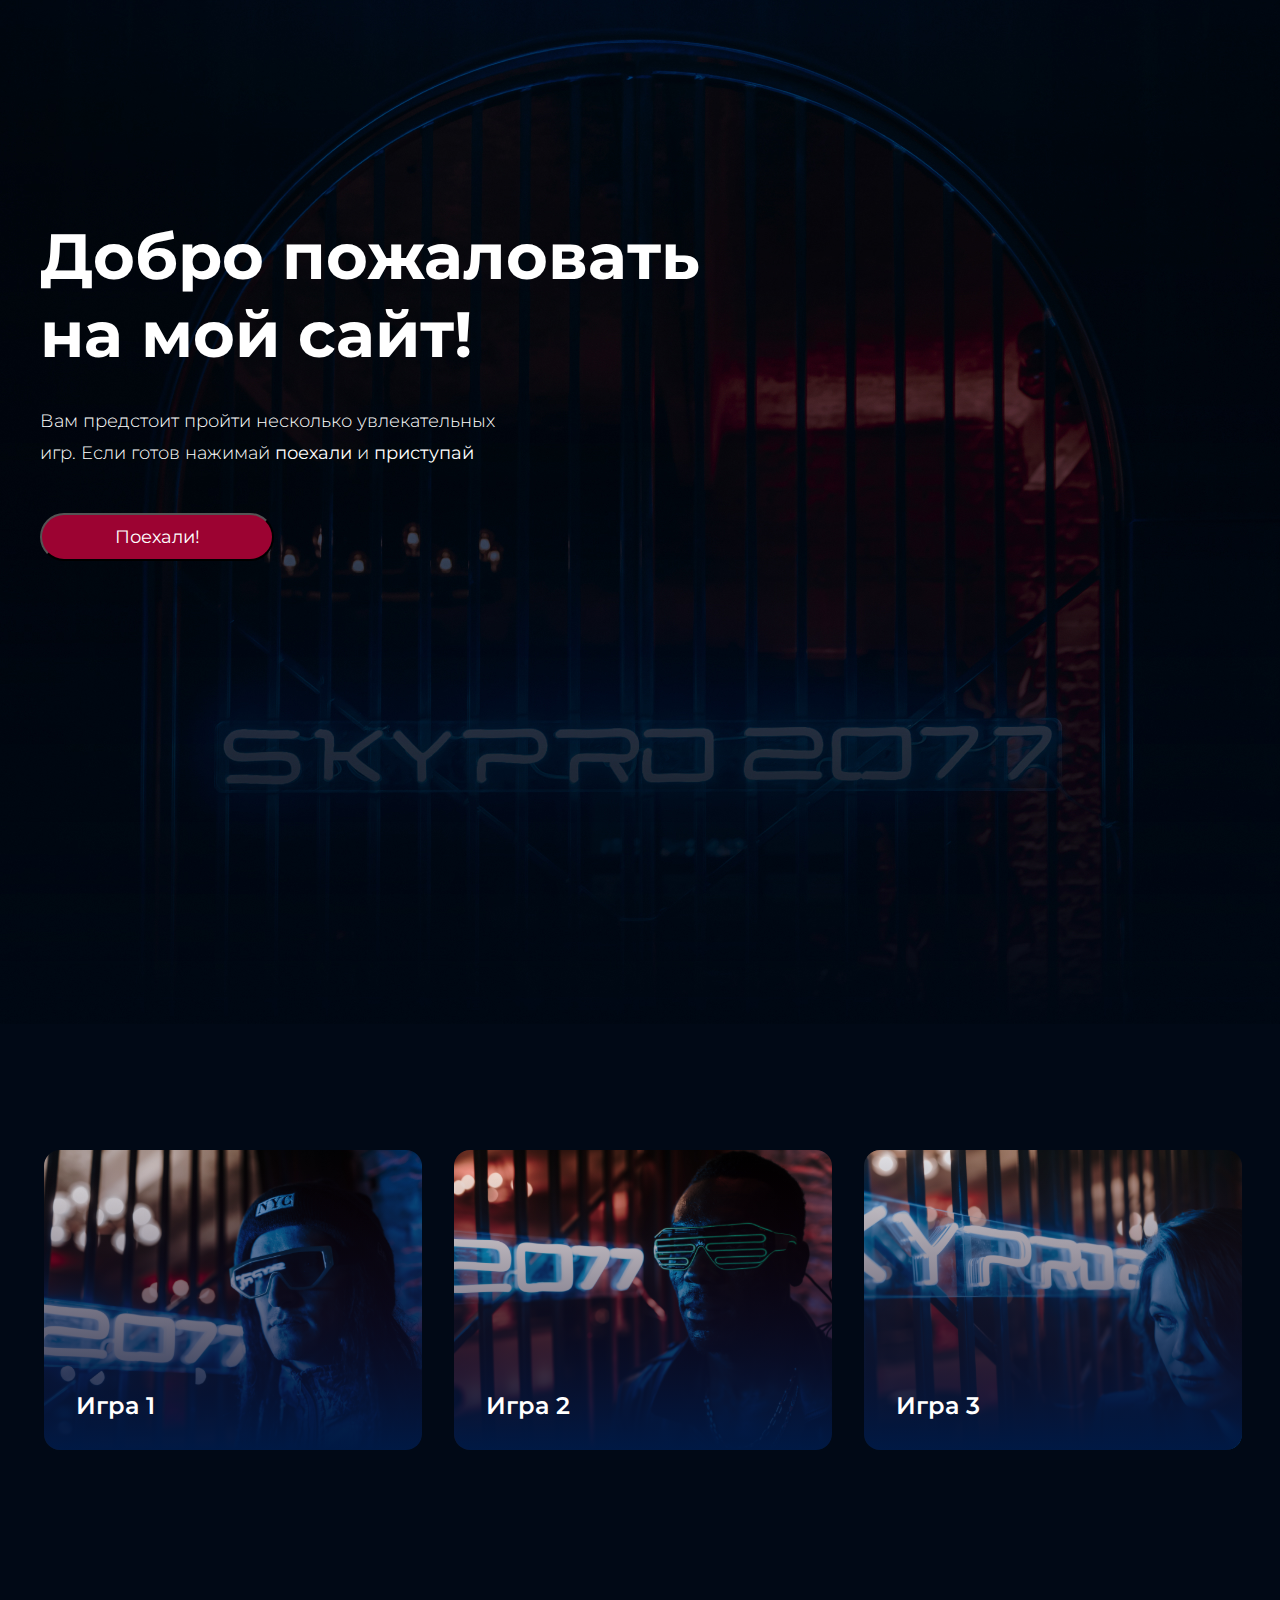
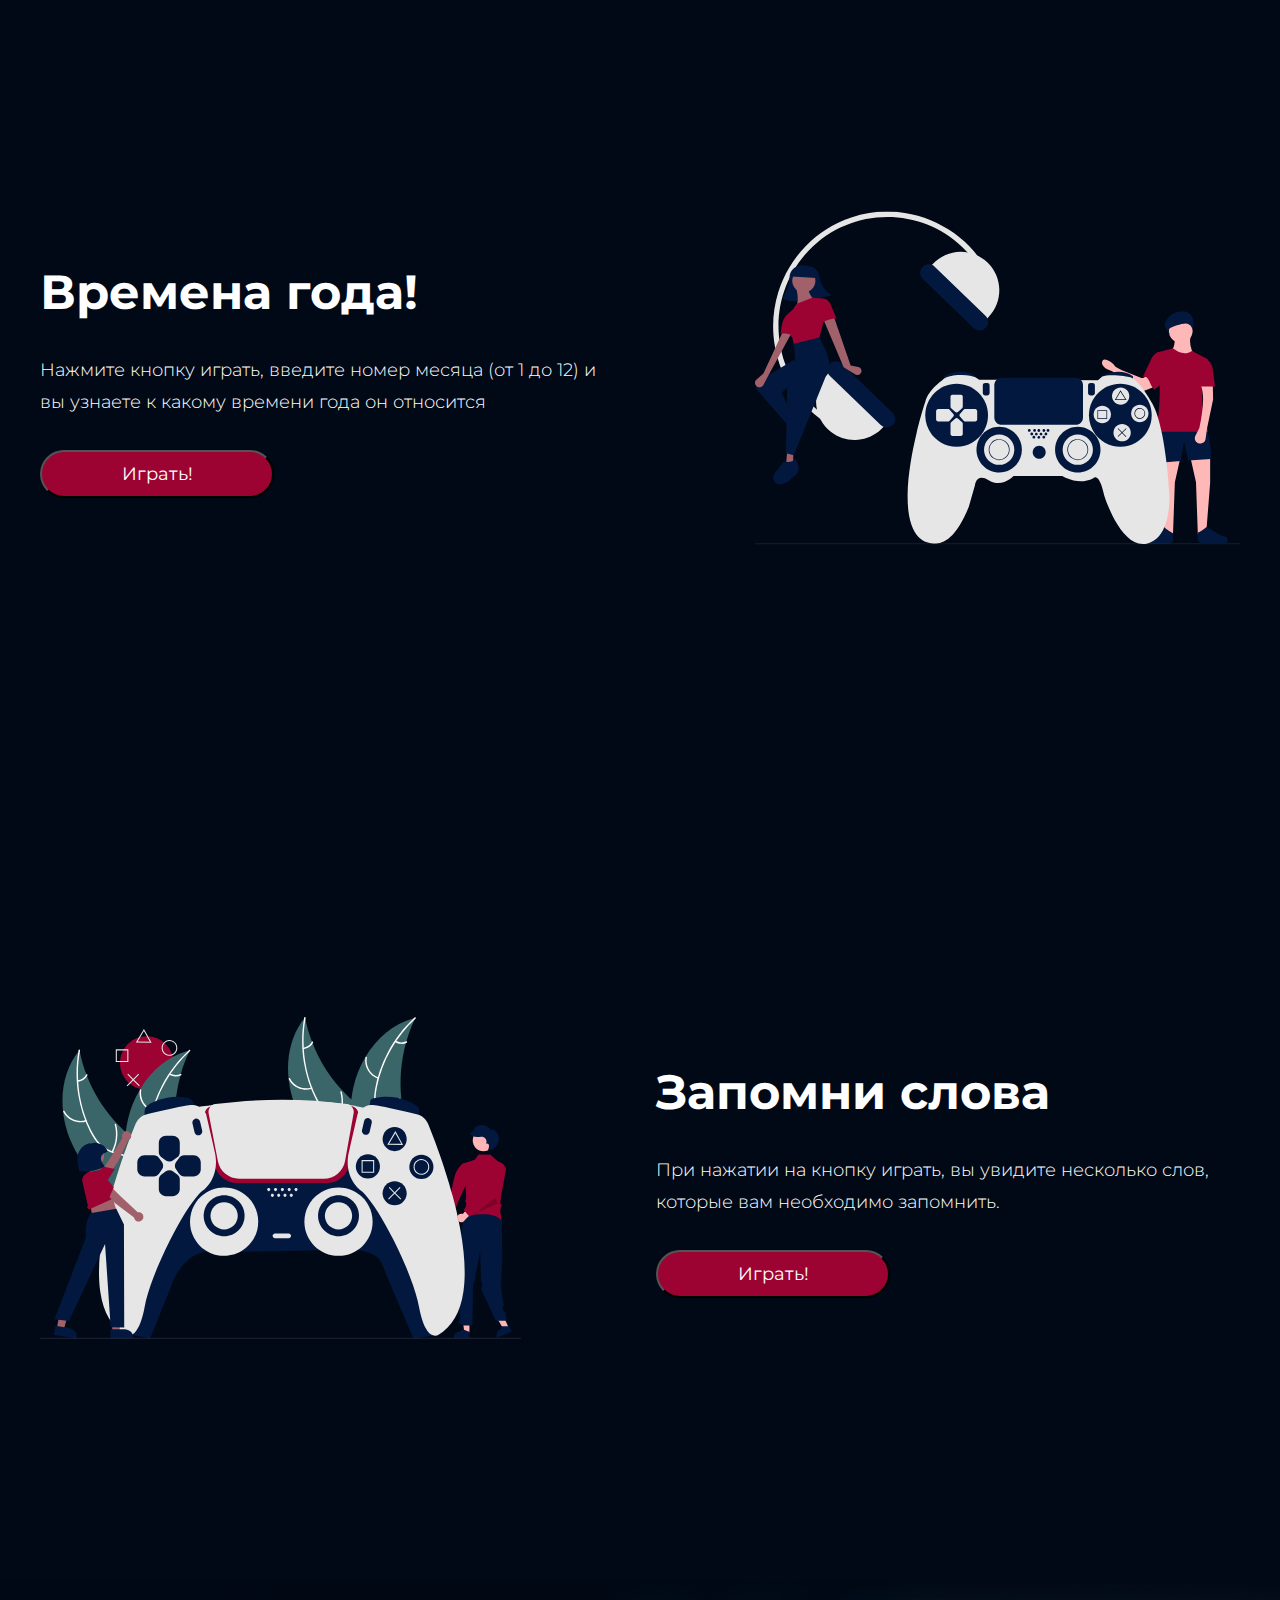
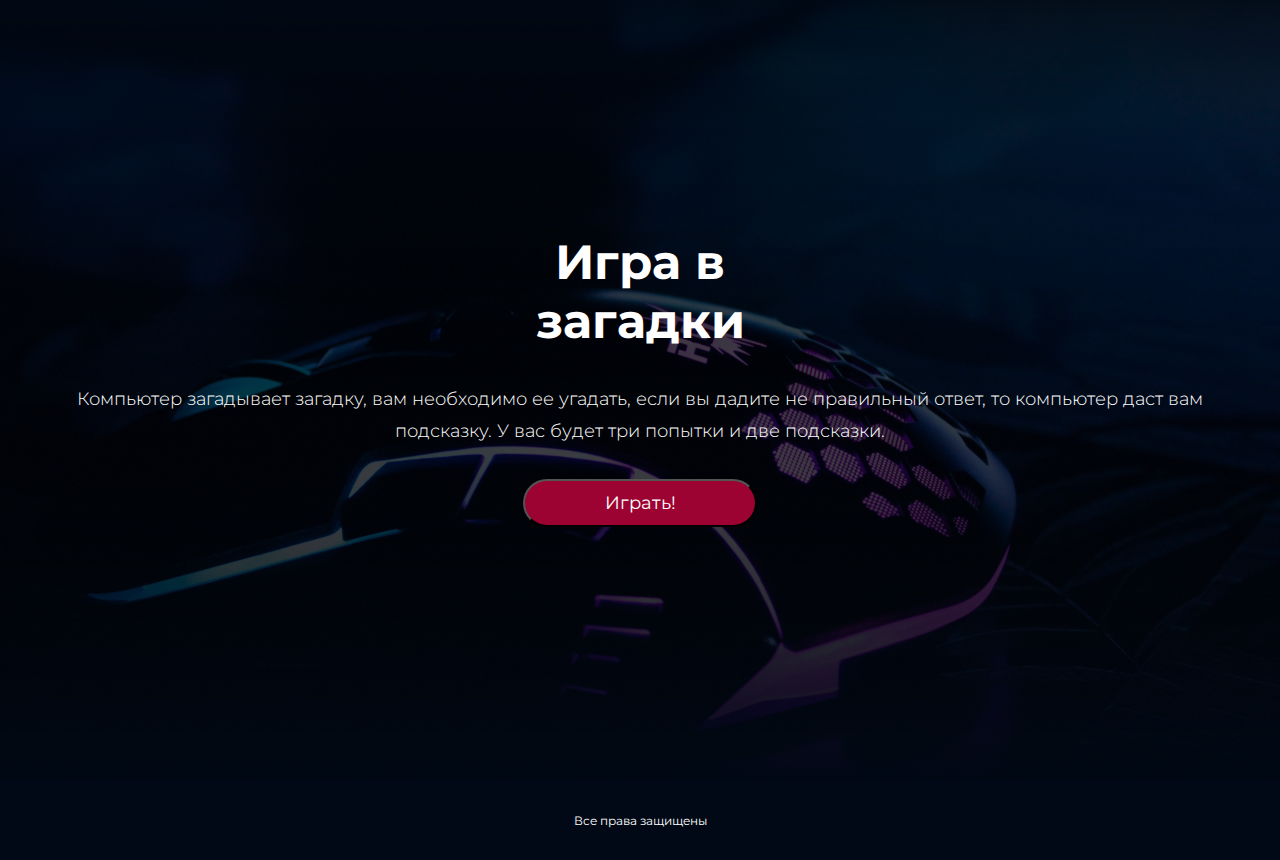
<file: index.html>
<!DOCTYPE html>
<html lang="en">
<head>
    <meta charset="UTF-8">
    <meta http-equiv="X-UA-Compatible" content="IE=edge">
    <meta name="viewport" content="width=device-width, initial-scale=1.0">
    <title>Главная</title>
    <link rel="preconnect" href="https://fonts.googleapis.com">
    <link rel="preconnect" href="https://fonts.gstatic.com" crossorigin>
    <link href="https://fonts.googleapis.com/css2?family=Montserrat:wght@300;400;600;700&display=swap" rel="stylesheet">
    <link rel="stylesheet" href="style.css">
</head>
<body>
    <div class="heading center">
        <div class="heading__top">
            <h1 class="heading__title">Добро пожаловать на мой сайт!</h1>
            <p class="heading__text">Вам предстоит пройти несколько увлекательных игр. Если готов нажимай <b>поехали</b> и <b>приступай</b></p>
            <button class="heading__button" type="button">Поехали!</button>
        </div>
    </div>

    <div class="games center">
        <a class="games__link" href="#"><p>Игра 1</p><img src="img/game_1.svg" alt="game_1"></a>
        <a class="games__link" href="#"><p>Игра 2</p><img src="img/game_2.svg" alt="game_2"></a>    
        <a class="games__link" href="#"><p>Игра 3</p><img src="img/game_3.svg" alt="game_3"></a>
    </div>

    <div class="game-content center">
        <div class="game-content__top">
            <h1 class="game-content__title">Времена года!</h1>
            <p class="game-content__text">Нажмите кнопку играть, введите номер месяца (от 1 до 12) и вы узнаете к какому времени года он относится</p>
            <button onclick="seasons()" class="game-content__button" type="button">Играть!</button>
        </div>    
        <div>
            <svg class="game-content__pic" width="485" height="334" viewBox="0 0 485 334" fill="none" xmlns="http://www.w3.org/2000/svg">
                    <g clip-path="url(#clip0_700_26)">
                    <path d="M416.377 139.54C423.062 146.577 430.52 147.7 438.752 142.909C435.298 137.353 434.475 131.309 435.396 124.942H419.36C420.071 130.537 419.88 135.746 416.377 139.54Z" fill="#FFB8B8"/>
                    <path d="M442.854 323.699L451.431 319.208L455.16 271.671V246.592L435.396 246.218L440.989 271.297L442.854 323.699Z" fill="#FFB8B8"/>
                    <path d="M417.992 323.699L409.415 319.208L405.686 271.671V246.592L425.45 246.218L419.856 271.297L417.992 323.699Z" fill="#FFB8B8"/>
                    <path d="M404.817 251.832L425.7 249.961L429.056 230.871L433.158 249.587L455.906 248.089C456.403 238.994 455.141 229.634 452.177 220.016L402.206 218.893L404.817 251.832Z" fill="#03183F"/>
                    <path d="M383.111 180.14L357.991 160.724C357.73 160.523 357.443 160.358 357.138 160.233L353.487 158.742C350.555 157.545 344.969 153.561 347.693 149.46C349.89 146.153 358.297 152.077 359.331 154.271C359.658 154.962 360.194 155.531 360.863 155.898L365.968 158.706C366.092 158.774 366.22 158.835 366.351 158.888L385.787 166.795C386.326 167.015 386.909 167.102 387.488 167.049C388.067 166.997 388.625 166.806 389.116 166.494L392.639 164.251C393.141 163.932 393.712 163.74 394.304 163.693C394.896 163.645 395.49 163.743 396.036 163.978C396.581 164.213 397.062 164.577 397.435 165.041C397.809 165.504 398.065 166.051 398.18 166.636L399.344 172.535C399.512 173.385 399.375 174.266 398.957 175.024C398.539 175.781 397.868 176.366 397.062 176.675L386.641 180.661C386.058 180.885 385.427 180.954 384.808 180.863C384.19 180.772 383.606 180.523 383.111 180.14V180.14Z" fill="#FFB8B8"/>
                    <path d="M387.777 165.994C394.732 164.122 394.002 173.875 399.308 178.67L409.741 170.403L403.698 141.037C402.077 141.502 400.585 142.339 399.342 143.482C398.098 144.625 397.137 146.043 396.533 147.623L387.777 165.994Z" fill="#9C0332"/>
                    <path d="M400.715 220.765H453.296C444.786 197.747 445.615 174.074 452.86 149.95C452.982 149.549 452.961 149.118 452.8 148.732C452.639 148.346 452.349 148.028 451.98 147.833L436.887 139.915C430.963 143.784 424.596 142.595 417.869 137.294L401.46 141.786C405.927 168.713 406.054 195.087 400.715 220.765Z" fill="#9C0332"/>
                    <path d="M413.862 332.491L391.95 333.423C390.996 333.464 390.06 333.149 389.324 332.539C388.587 331.928 388.102 331.066 387.96 330.118V330.118C387.818 329.161 388.036 328.184 388.574 327.381C389.111 326.577 389.928 326.003 390.865 325.773L394.582 324.858L409.19 316.36C411.354 318.609 414.334 320.511 417.977 322.131L418.02 328.106C418.028 329.235 417.599 330.323 416.824 331.141C416.048 331.959 414.986 332.443 413.862 332.491V332.491Z" fill="#03183F"/>
                    <path d="M484.783 333.5H0.176254V332.298H485L484.783 333.5Z" fill="#3F3D56" fill-opacity="0.4"/>
                    <path d="M446.801 332.157L468.714 333.089C469.668 333.13 470.604 332.815 471.34 332.204C472.077 331.594 472.562 330.732 472.704 329.784V329.784C472.846 328.827 472.628 327.85 472.09 327.047C471.553 326.243 470.736 325.669 469.799 325.439L466.082 324.524L451.474 316.026C449.31 318.275 446.33 320.177 442.687 321.797L442.644 327.772C442.636 328.901 443.065 329.989 443.84 330.807C444.616 331.625 445.677 332.109 446.801 332.157V332.157Z" fill="#03183F"/>
                    <path d="M425.7 131.68C432.291 131.68 437.633 126.317 437.633 119.702C437.633 113.087 432.291 107.724 425.7 107.724C419.109 107.724 413.767 113.087 413.767 119.702C413.767 126.317 419.109 131.68 425.7 131.68Z" fill="#FFB8B8"/>
                    <path d="M444.346 217.022L440.403 224.716C440.056 225.395 439.855 226.14 439.814 226.903C439.774 227.665 439.895 228.428 440.169 229.14C440.443 229.852 440.864 230.498 441.404 231.036C441.945 231.573 442.592 231.989 443.305 232.257V232.257C444.058 232.541 444.866 232.652 445.668 232.581C446.47 232.511 447.246 232.261 447.939 231.85C448.633 231.438 449.225 230.877 449.674 230.206C450.122 229.535 450.416 228.771 450.532 227.972L452.177 216.648L458.144 188.2L457.771 173.977H445.838C449.908 184.556 447.889 200.16 444.346 217.022Z" fill="#FFB8B8"/>
                    <path d="M443.973 175.474H460.008L457.681 157.822C457.365 155.428 456.457 153.152 455.04 151.201C453.622 149.25 451.741 147.686 449.567 146.652L443.973 175.474Z" fill="#9C0332"/>
                    <path d="M438.387 113.104C438.625 111.504 438.525 109.872 438.093 108.313C437.661 106.755 436.906 105.305 435.879 104.058C433.843 101.64 430.43 99.6609 424.768 100.595C412.415 102.632 408.853 112.954 410.063 115.55C411.273 118.146 414.983 124.164 414.983 124.164C414.983 124.164 412.26 118.207 415.215 116.994C418.17 115.782 429.605 111.005 433.597 113.157C434.726 113.726 435.686 114.586 436.377 115.649C437.068 116.711 437.466 117.939 437.531 119.206L438.387 113.104Z" fill="#03183F"/>
                    <path d="M234.139 63.2548L229.341 65.6983C223.815 54.776 216.493 44.867 207.685 36.3878C164.426 -5.35464 95.3993 -3.98991 53.812 39.43C12.2248 82.8499 13.5844 152.134 56.8429 193.877C65.0762 201.838 74.5085 208.445 84.7923 213.457L82.4453 218.316C66.1449 210.372 51.9617 198.649 41.0677 184.115C30.1737 169.581 22.8815 152.653 19.7936 134.731C16.7058 116.809 17.9109 98.4071 23.3094 81.045C28.708 63.6829 38.145 47.8594 50.8407 34.8818C63.5364 21.9042 79.1264 12.1451 96.3226 6.41078C113.519 0.676456 131.828 -0.868477 149.736 1.90363C167.645 4.67573 184.64 11.6853 199.316 22.3532C213.992 33.0211 225.928 47.041 234.139 63.2548V63.2548Z" fill="#E6E6E6"/>
                    <path d="M71.8174 163.721C64.7602 171.089 60.9081 180.97 61.1087 191.189C61.3092 201.407 65.5459 211.128 72.8867 218.211C80.2275 225.295 90.0711 229.161 100.252 228.96C110.433 228.759 120.117 224.506 127.174 217.138L133.784 210.237L78.4273 156.82L71.8174 163.721Z" fill="#E6E6E6"/>
                    <path d="M74.7183 152.9C73.1474 154.544 72.2903 156.746 72.335 159.024C72.3797 161.301 73.3225 163.467 74.9566 165.048L125.73 214.042C127.366 215.621 129.561 216.483 131.831 216.438C134.1 216.393 136.259 215.445 137.832 213.802C139.406 212.16 140.264 209.957 140.22 207.679C140.175 205.401 139.23 203.234 137.594 201.655L86.8206 152.661C85.1829 151.084 82.989 150.224 80.7201 150.269C78.4513 150.314 76.2928 151.26 74.7183 152.9Z" fill="#03183F"/>
                    <path d="M227.001 112.912L233.611 106.011C240.668 98.6427 244.52 88.7624 244.32 78.5435C244.119 68.3246 239.883 58.6042 232.542 51.5206C228.907 48.0132 224.619 45.2588 219.924 43.4145C215.229 41.5703 210.218 40.6723 205.176 40.772C194.996 40.9733 185.311 45.2258 178.254 52.5939L171.644 59.4952L227.001 112.912Z" fill="#E6E6E6"/>
                    <path d="M167.596 55.9295C166.025 57.5734 165.168 59.7755 165.213 62.0528C165.258 64.3301 166.2 66.4966 167.835 68.0771L218.608 117.071C220.245 118.648 222.438 119.509 224.707 119.463C226.976 119.417 229.133 118.469 230.706 116.827C232.278 115.186 233.137 112.984 233.093 110.707C233.049 108.43 232.106 106.264 230.472 104.684L179.699 55.6903C178.061 54.1135 175.867 53.2533 173.598 53.2981C171.329 53.343 169.171 54.2893 167.596 55.9295V55.9295Z" fill="#03183F"/>
                    <path d="M189.014 169.153V165.173C189.014 165.173 206.32 155.402 220.381 165.173V168.791L189.014 169.153Z" fill="#03183F"/>
                    <path d="M346.569 169.153V165.173C346.569 165.173 363.875 155.402 377.936 165.173V168.791L346.569 169.153Z" fill="#03183F"/>
                    <path d="M240.932 168.792H223.986C223.986 168.792 219.66 163.725 205.239 164.087C190.817 164.449 187.933 168.792 187.933 168.792C187.933 168.792 173.692 178.381 170.447 190.324C170.447 190.324 152.961 242.977 152.6 284.232C152.24 325.487 168.103 331.277 176.396 332.362C184.688 333.448 199.47 332.001 213.891 295.45L220.021 274.099C220.021 274.099 221.102 261.433 234.082 269.395C247.061 277.356 258.598 265.052 258.598 265.052H307.271C307.271 265.052 323.495 275.185 338.277 267.224C338.277 267.224 344.045 259.624 349.453 285.318C349.453 285.318 366.038 338.153 391.636 332.724C417.234 327.296 414.35 283.146 414.35 283.146C414.35 283.146 410.925 215.655 396.864 191.771C396.864 191.771 383.344 166.982 374.33 165.896C374.33 165.896 354.861 162.278 347.29 165.535L342.964 169.153L240.932 168.792Z" fill="#E6E6E6"/>
                    <path d="M201.633 235.74C218.957 235.74 233 221.644 233 204.256C233 186.868 218.957 172.772 201.633 172.772C184.31 172.772 170.266 186.868 170.266 204.256C170.266 221.644 184.31 235.74 201.633 235.74Z" fill="#03183F"/>
                    <path d="M365.317 235.74C382.64 235.74 396.684 221.644 396.684 204.256C396.684 186.868 382.64 172.772 365.317 172.772C347.994 172.772 333.95 186.868 333.95 204.256C333.95 221.644 347.994 235.74 365.317 235.74Z" fill="#03183F"/>
                    <path d="M207.099 197.235L202.917 200.948C202.563 201.261 202.107 201.434 201.635 201.434C201.163 201.434 200.707 201.261 200.353 200.948L196.164 197.235C195.959 197.054 195.795 196.832 195.682 196.582C195.568 196.333 195.509 196.062 195.508 195.788V185.572C195.509 185.056 195.713 184.562 196.077 184.198C196.441 183.833 196.934 183.629 197.447 183.629H205.83C206.343 183.628 206.836 183.832 207.2 184.195C207.564 184.559 207.769 185.053 207.77 185.568V195.781C207.767 196.057 207.706 196.33 207.591 196.581C207.475 196.832 207.307 197.055 207.099 197.235Z" fill="#E6E6E6"/>
                    <path d="M207.099 211.273L202.917 207.564C202.563 207.251 202.107 207.078 201.635 207.078C201.163 207.078 200.707 207.251 200.353 207.564L196.164 211.277C195.959 211.458 195.795 211.68 195.682 211.93C195.568 212.179 195.509 212.45 195.508 212.724V222.929C195.507 223.445 195.71 223.939 196.072 224.304C196.435 224.669 196.927 224.875 197.44 224.876H205.83C206.343 224.877 206.836 224.673 207.2 224.309C207.564 223.946 207.769 223.452 207.77 222.936V212.728C207.767 212.451 207.706 212.179 207.591 211.928C207.475 211.677 207.307 211.454 207.099 211.273V211.273Z" fill="#E6E6E6"/>
                    <path d="M194.642 209.749L198.341 205.544C198.653 205.189 198.825 204.731 198.825 204.258C198.825 203.784 198.653 203.327 198.341 202.971L194.642 198.766C194.462 198.561 194.24 198.396 193.991 198.282C193.743 198.169 193.473 198.109 193.2 198.108H183.033C182.519 198.109 182.027 198.314 181.664 198.679C181.301 199.044 181.097 199.539 181.097 200.055V208.468C181.096 208.984 181.299 209.478 181.661 209.843C182.024 210.209 182.516 210.414 183.029 210.415H193.204C193.477 210.412 193.746 210.351 193.994 210.237C194.242 210.122 194.463 209.956 194.642 209.749V209.749Z" fill="#E6E6E6"/>
                    <path d="M208.628 209.749L204.936 205.541C204.623 205.186 204.451 204.728 204.451 204.254C204.451 203.78 204.623 203.323 204.936 202.968L208.635 198.763C208.815 198.557 209.037 198.392 209.286 198.278C209.534 198.165 209.804 198.106 210.077 198.104H220.244C220.758 198.103 221.25 198.307 221.614 198.671C221.978 199.034 222.183 199.528 222.184 200.044V208.465C222.185 208.98 221.982 209.475 221.619 209.84C221.257 210.205 220.765 210.411 220.251 210.412H210.081C209.805 210.411 209.534 210.352 209.283 210.238C209.032 210.124 208.809 209.957 208.628 209.749V209.749Z" fill="#E6E6E6"/>
                    <path d="M244.177 261.433C256.721 261.433 266.89 251.226 266.89 238.635C266.89 226.044 256.721 215.836 244.177 215.836C231.632 215.836 221.463 226.044 221.463 238.635C221.463 251.226 231.632 261.433 244.177 261.433Z" fill="#03183F"/>
                    <path d="M322.774 261.433C335.318 261.433 345.488 251.226 345.488 238.635C345.488 226.044 335.318 215.836 322.774 215.836C310.229 215.836 300.06 226.044 300.06 238.635C300.06 251.226 310.229 261.433 322.774 261.433Z" fill="#03183F"/>
                    <path d="M244.177 253.834C252.54 253.834 259.319 247.029 259.319 238.635C259.319 230.241 252.54 223.436 244.177 223.436C235.814 223.436 229.034 230.241 229.034 238.635C229.034 247.029 235.814 253.834 244.177 253.834Z" fill="#E6E6E6"/>
                    <path d="M244.177 249.129C242.109 249.129 240.087 248.514 238.368 247.361C236.648 246.208 235.308 244.569 234.517 242.651C233.726 240.733 233.519 238.623 233.922 236.587C234.325 234.552 235.321 232.682 236.783 231.214C238.246 229.746 240.109 228.747 242.137 228.342C244.165 227.937 246.267 228.145 248.178 228.939C250.088 229.733 251.721 231.078 252.87 232.804C254.019 234.53 254.632 236.559 254.632 238.635C254.629 241.417 253.526 244.085 251.566 246.052C249.606 248.02 246.949 249.126 244.177 249.129V249.129ZM244.177 228.864C242.251 228.864 240.369 229.437 238.768 230.511C237.168 231.584 235.92 233.11 235.183 234.896C234.446 236.681 234.254 238.646 234.629 240.541C235.005 242.436 235.932 244.177 237.293 245.544C238.655 246.91 240.389 247.841 242.278 248.218C244.166 248.595 246.123 248.401 247.902 247.662C249.681 246.922 251.201 245.67 252.271 244.063C253.34 242.456 253.911 240.567 253.911 238.635C253.908 236.044 252.882 233.561 251.057 231.729C249.232 229.897 246.758 228.867 244.177 228.864V228.864Z" fill="#03183F"/>
                    <path d="M322.774 253.834C331.137 253.834 337.916 247.029 337.916 238.635C337.916 230.241 331.137 223.436 322.774 223.436C314.411 223.436 307.631 230.241 307.631 238.635C307.631 247.029 314.411 253.834 322.774 253.834Z" fill="#E6E6E6"/>
                    <path d="M322.774 249.129C320.706 249.129 318.684 248.514 316.965 247.361C315.246 246.208 313.905 244.569 313.114 242.651C312.323 240.733 312.116 238.623 312.519 236.587C312.923 234.552 313.918 232.682 315.381 231.214C316.843 229.746 318.706 228.747 320.734 228.342C322.762 227.937 324.864 228.145 326.775 228.939C328.685 229.733 330.318 231.078 331.467 232.804C332.616 234.53 333.229 236.559 333.229 238.635C333.226 241.417 332.124 244.085 330.163 246.052C328.203 248.019 325.546 249.126 322.774 249.129ZM322.774 228.864C320.848 228.864 318.966 229.437 317.366 230.511C315.765 231.584 314.517 233.11 313.78 234.896C313.043 236.681 312.851 238.646 313.226 240.541C313.602 242.436 314.529 244.177 315.89 245.544C317.252 246.91 318.986 247.841 320.875 248.218C322.763 248.595 324.72 248.401 326.499 247.662C328.278 246.922 329.798 245.67 330.868 244.063C331.937 242.456 332.508 240.567 332.508 238.635C332.505 236.044 331.479 233.561 329.654 231.729C327.829 229.897 325.355 228.867 322.774 228.864V228.864Z" fill="#03183F"/>
                    <path d="M284.196 247.682C287.78 247.682 290.686 244.765 290.686 241.168C290.686 237.57 287.78 234.654 284.196 234.654C280.612 234.654 277.707 237.57 277.707 241.168C277.707 244.765 280.612 247.682 284.196 247.682Z" fill="#03183F"/>
                    <path d="M274.278 220.848C275.06 220.848 275.695 220.212 275.695 219.426C275.695 218.641 275.06 218.004 274.278 218.004C273.495 218.004 272.861 218.641 272.861 219.426C272.861 220.212 273.495 220.848 274.278 220.848Z" fill="#03183F"/>
                    <path d="M279.585 220.848C280.367 220.848 281.002 220.212 281.002 219.426C281.002 218.641 280.367 218.004 279.585 218.004C278.802 218.004 278.168 218.641 278.168 219.426C278.168 220.212 278.802 220.848 279.585 220.848Z" fill="#03183F"/>
                    <path d="M278.878 227.597C279.661 227.597 280.295 226.961 280.295 226.175C280.295 225.39 279.661 224.753 278.878 224.753C278.096 224.753 277.461 225.39 277.461 226.175C277.461 226.961 278.096 227.597 278.878 227.597Z" fill="#03183F"/>
                    <path d="M283.836 227.778C284.632 227.778 285.278 227.13 285.278 226.331C285.278 225.531 284.632 224.883 283.836 224.883C283.039 224.883 282.394 225.531 282.394 226.331C282.394 227.13 283.039 227.778 283.836 227.778Z" fill="#03183F"/>
                    <path d="M288.786 227.597C289.568 227.597 290.203 226.961 290.203 226.175C290.203 225.39 289.568 224.753 288.786 224.753C288.003 224.753 287.369 225.39 287.369 226.175C287.369 226.961 288.003 227.597 288.786 227.597Z" fill="#03183F"/>
                    <path d="M276.755 224.402C277.537 224.402 278.172 223.765 278.172 222.98C278.172 222.194 277.537 221.558 276.755 221.558C275.972 221.558 275.338 222.194 275.338 222.98C275.338 223.765 275.972 224.402 276.755 224.402Z" fill="#03183F"/>
                    <path d="M281.312 224.521C282.108 224.521 282.754 223.873 282.754 223.074C282.754 222.274 282.108 221.626 281.312 221.626C280.515 221.626 279.87 222.274 279.87 223.074C279.87 223.873 280.515 224.521 281.312 224.521Z" fill="#03183F"/>
                    <path d="M285.999 224.521C286.795 224.521 287.441 223.873 287.441 223.074C287.441 222.274 286.795 221.626 285.999 221.626C285.202 221.626 284.557 222.274 284.557 223.074C284.557 223.873 285.202 224.521 285.999 224.521Z" fill="#03183F"/>
                    <path d="M290.909 224.402C291.692 224.402 292.326 223.765 292.326 222.98C292.326 222.194 291.692 221.558 290.909 221.558C290.127 221.558 289.493 222.194 289.493 222.98C289.493 223.765 290.127 224.402 290.909 224.402Z" fill="#03183F"/>
                    <path d="M283.836 220.903C284.632 220.903 285.278 220.254 285.278 219.455C285.278 218.656 284.632 218.008 283.836 218.008C283.039 218.008 282.394 218.656 282.394 219.455C282.394 220.254 283.039 220.903 283.836 220.903Z" fill="#03183F"/>
                    <path d="M288.883 220.903C289.68 220.903 290.325 220.254 290.325 219.455C290.325 218.656 289.68 218.008 288.883 218.008C288.087 218.008 287.441 218.656 287.441 219.455C287.441 220.254 288.087 220.903 288.883 220.903Z" fill="#03183F"/>
                    <path d="M293.033 220.848C293.815 220.848 294.45 220.212 294.45 219.426C294.45 218.641 293.815 218.004 293.033 218.004C292.25 218.004 291.616 218.641 291.616 219.426C291.616 220.212 292.25 220.848 293.033 220.848Z" fill="#03183F"/>
                    <path d="M230.296 171.876C229.629 171.877 228.99 172.143 228.518 172.616C228.046 173.089 227.781 173.731 227.78 174.401V182C227.781 182.67 228.046 183.312 228.518 183.785C228.99 184.258 229.629 184.524 230.296 184.525H232.099C232.765 184.524 233.405 184.258 233.876 183.785C234.348 183.312 234.613 182.67 234.614 182V174.401C234.613 173.731 234.348 173.089 233.876 172.616C233.405 172.143 232.765 171.877 232.099 171.876H230.296Z" fill="#03183F"/>
                    <path d="M335.573 171.876C334.906 171.876 334.266 172.143 333.795 172.616C333.323 173.089 333.058 173.731 333.057 174.401V182C333.058 182.67 333.323 183.312 333.795 183.785C334.266 184.258 334.906 184.524 335.573 184.525H337.375C338.042 184.524 338.682 184.258 339.153 183.785C339.625 183.312 339.89 182.67 339.891 182V174.401C339.89 173.731 339.625 173.089 339.153 172.616C338.682 172.143 338.042 171.876 337.375 171.876H335.573Z" fill="#03183F"/>
                    <path d="M365.678 193.761C370.457 193.761 374.331 189.873 374.331 185.076C374.331 180.279 370.457 176.391 365.678 176.391C360.899 176.391 357.025 180.279 357.025 185.076C357.025 189.873 360.899 193.761 365.678 193.761Z" fill="#E6E6E6"/>
                    <path d="M347.29 212.217C352.069 212.217 355.943 208.329 355.943 203.532C355.943 198.736 352.069 194.847 347.29 194.847C342.511 194.847 338.637 198.736 338.637 203.532C338.637 208.329 342.511 212.217 347.29 212.217Z" fill="#E6E6E6"/>
                    <path d="M384.786 211.132C389.565 211.132 393.439 207.243 393.439 202.447C393.439 197.65 389.565 193.761 384.786 193.761C380.007 193.761 376.133 197.65 376.133 202.447C376.133 207.243 380.007 211.132 384.786 211.132Z" fill="#E6E6E6"/>
                    <path d="M367.12 230.312C371.899 230.312 375.773 226.423 375.773 221.626C375.773 216.83 371.899 212.941 367.12 212.941C362.341 212.941 358.467 216.83 358.467 221.626C358.467 226.423 362.341 230.312 367.12 230.312Z" fill="#E6E6E6"/>
                    <path d="M246.61 166.809C244.677 166.812 242.823 167.584 241.456 168.956C240.089 170.328 239.32 172.189 239.318 174.129V206.518C239.32 208.458 240.089 210.319 241.456 211.691C242.823 213.063 244.677 213.835 246.61 213.838H320.7C322.634 213.835 324.487 213.063 325.855 211.691C327.222 210.319 327.991 208.458 327.993 206.518V174.129C327.991 172.189 327.222 170.328 325.855 168.956C324.487 167.584 322.634 166.812 320.7 166.809H246.61Z" fill="#03183F"/>
                    <path d="M371.556 189.057H359.822L365.487 179.31L371.556 189.057ZM361.078 188.333H370.255L365.508 180.71L361.078 188.333Z" fill="#03183F"/>
                    <path d="M352.158 207.875H342.423V199.19H352.158V207.875ZM343.144 207.151H351.437V199.913H343.144V207.151Z" fill="#03183F"/>
                    <path d="M384.786 207.875C383.717 207.875 382.671 207.556 381.782 206.96C380.892 206.363 380.199 205.516 379.79 204.524C379.38 203.532 379.273 202.441 379.482 201.388C379.691 200.335 380.206 199.367 380.962 198.608C381.718 197.849 382.682 197.332 383.731 197.123C384.78 196.913 385.867 197.021 386.856 197.431C387.844 197.842 388.689 198.538 389.283 199.431C389.877 200.323 390.194 201.373 390.194 202.446C390.193 203.886 389.622 205.265 388.608 206.283C387.595 207.301 386.22 207.873 384.786 207.875ZM384.786 197.742C383.859 197.742 382.953 198.018 382.182 198.535C381.411 199.052 380.811 199.787 380.456 200.646C380.101 201.506 380.008 202.452 380.189 203.364C380.37 204.277 380.816 205.115 381.472 205.773C382.127 206.431 382.963 206.879 383.872 207.061C384.781 207.242 385.723 207.149 386.58 206.793C387.436 206.437 388.168 205.834 388.683 205.06C389.198 204.286 389.473 203.377 389.473 202.446C389.472 201.199 388.977 200.003 388.099 199.121C387.22 198.24 386.029 197.743 384.786 197.742Z" fill="#03183F"/>
                    <path d="M363.229 217.299L362.719 217.811L370.831 225.953L371.341 225.442L363.229 217.299Z" fill="#03183F"/>
                    <path d="M371.016 217.293L362.725 225.256L363.223 225.779L371.515 217.816L371.016 217.293Z" fill="#03183F"/>
                    <path d="M76.6379 84.1163C56.9526 89.5636 35.3964 93.6643 27.6724 87.3026C31.9013 80.2361 34.3405 73.2711 34.5474 66.4326C34.594 63.3037 35.8566 60.3168 38.0659 58.1089C39.5285 56.6906 41.2939 55.6256 43.2281 54.9947C45.1622 54.3639 47.2141 54.1838 49.228 54.4682L54.3368 55.1878C54.5088 55.212 54.6799 55.2395 54.8501 55.2703C57.3022 55.7366 59.5473 56.962 61.2702 58.7744C62.9931 60.5868 64.1073 62.8953 64.4564 65.3758C65.5327 72.791 69.1522 79.2105 76.6379 84.1163Z" fill="#03183F"/>
                    <path d="M95.6268 154.467L103.28 156.051C103.864 156.171 104.415 156.422 104.891 156.783C105.367 157.144 105.757 157.607 106.033 158.138C106.309 158.669 106.463 159.256 106.485 159.854C106.507 160.453 106.395 161.049 106.159 161.599V161.599C105.931 162.131 105.591 162.607 105.163 162.995C104.736 163.383 104.229 163.674 103.68 163.849C103.13 164.023 102.549 164.077 101.976 164.006C101.404 163.935 100.853 163.742 100.362 163.439L88.6559 156.212L68.7724 109.295L79.071 106.305L95.6268 154.467Z" fill="#A0616A"/>
                    <path d="M41.1101 216.03L35.3156 217.722L30.9294 208.629L35.3897 206.296L41.1101 216.03Z" fill="#A0616A"/>
                    <path d="M38.1659 254.987L31.0562 253.097L32.1692 240.837L38.2878 241.215L38.1659 254.987Z" fill="#A0616A"/>
                    <path d="M38.9074 207.531L31.3772 212.505L2.41556 179.623C1.78735 178.91 1.32345 178.067 1.05686 177.153C0.790277 176.239 0.72756 175.278 0.873163 174.337C1.01877 173.397 1.36911 172.5 1.89929 171.71C2.42946 170.921 3.12643 170.259 3.94061 169.77L40.0197 148.132L45.5457 164.065L26.7592 181.76L38.9074 207.531Z" fill="#03183F"/>
                    <path d="M45.2488 224.743C45.23 224.767 45.2111 224.792 45.1921 224.817C44.7108 227.645 43.8656 230.225 41.9779 232.093C41.4183 233.359 40.4134 234.375 39.1552 234.945C37.8969 235.516 36.4734 235.601 35.1565 235.185V235.185C33.9146 234.792 32.8471 233.979 32.1366 232.884C31.4261 231.788 31.1168 230.479 31.2615 229.181L32.6686 216.557C36.044 215.778 38.6183 213.851 39.9213 210.103L43.2017 212.345C44.1725 213.004 44.9994 213.854 45.6321 214.843C46.2647 215.833 46.6898 216.942 46.8814 218.102C47.0729 219.262 47.027 220.449 46.7463 221.591C46.4656 222.733 45.9561 223.805 45.2488 224.743V224.743Z" fill="#03183F"/>
                    <path d="M48.8186 81.4129C55.2196 81.4129 60.4087 76.2045 60.4087 69.7796C60.4087 63.3547 55.2196 58.1463 48.8186 58.1463C42.4176 58.1463 37.2286 63.3547 37.2286 69.7796C37.2286 76.2045 42.4176 81.4129 48.8186 81.4129Z" fill="#A0616A"/>
                    <path d="M58.8556 88.3765L40.584 103.565L39.1609 97.3133L42.3501 92.4337C43.2352 87.6462 42.6638 82.3669 41.1429 76.767L53.0639 76.7779C53.5785 81.3033 55.3338 85.2511 58.8556 88.3765Z" fill="#A0616A"/>
                    <path d="M63.9998 128.219L39.333 135.76L37.414 126.955C32.7913 120.725 30.7818 115.038 33.8061 110.399L32.2842 103.416C36.6499 99.9654 40.083 96.4354 41.9681 92.7727L57.1447 86.8204L68.3016 87.5094L71.5961 98.5912L63.9998 128.219Z" fill="#9C0332"/>
                    <path d="M81.5239 107.544C76.2659 107.488 71.12 109.071 66.7958 112.074L68.3016 87.5094C69.83 87.7143 71.279 88.3151 72.5059 89.2526C73.7329 90.1901 74.6955 91.4321 75.2991 92.8564L81.5239 107.544Z" fill="#9C0332"/>
                    <path d="M38.8302 244.149L31.001 242.215L32.1534 175.443L42.6665 163.887L40.3132 149.237L38.7904 132.826L64.4704 126.435C73.1504 142.254 78.3968 156.637 70.7386 165.621L38.8302 244.149Z" fill="#03183F"/>
                    <path d="M37.032 266.694C36.9968 266.708 36.9617 266.722 36.9265 266.735C34.6531 269.385 32.1553 271.545 29.0149 272.305C27.6374 273.275 25.9523 273.701 24.2814 273.503C22.6105 273.305 21.0709 272.496 19.9564 271.231V271.231C18.9054 270.038 18.3001 268.515 18.244 266.923C18.1879 265.331 18.6845 263.77 19.6489 262.505L29.0222 250.211C33.0341 251.527 36.9283 251.139 40.6358 248.048L42.6568 252.459C43.2582 253.758 43.5894 255.167 43.6302 256.6C43.671 258.032 43.4206 259.458 42.8943 260.79C42.3679 262.123 41.5766 263.333 40.5687 264.348C39.5608 265.363 38.3574 266.162 37.032 266.694V266.694Z" fill="#03183F"/>
                    <path d="M8.43183 162.498L1.55987 168.404C0.989616 168.894 0.551842 169.52 0.287144 170.226C0.0224452 170.931 -0.060616 171.692 0.0456582 172.437C0.151932 173.183 0.444105 173.89 0.895089 174.493C1.34607 175.095 1.94127 175.574 2.62552 175.884V175.884C3.65559 176.35 4.82377 176.407 5.8939 176.042C6.96403 175.677 7.85628 174.919 8.39029 173.919L13.3597 164.616L36.1491 122.872L27.578 121.255L8.43183 162.498Z" fill="#A0616A"/>
                    <path d="M37.5223 124.045C33.0711 122.696 28.9015 121.902 25.6678 122.95C26.3457 114.531 27.7427 107.01 32.2842 103.416L38.7402 104.177L37.5223 124.045Z" fill="#9C0332"/>
                    <path d="M61.7571 67.0821L36.9682 65.5511L37.2733 60.5749C45.9265 54.7183 54.1895 55.2286 62.0622 62.1058L61.7571 67.0821Z" fill="#03183F"/>
                    </g>
                    <defs>
                    <clipPath id="clip0_700_26">
                    <rect width="485" height="333" fill="white" transform="translate(0 0.5)"/>
                    </clipPath>
                    </defs>
            </svg>      
        </div>
    </div>

    <div class="game-content game-content_reverse center">
        <div class="game-content__top">
            <h1 class="game-content__title">Запомни слова</h1>
            <p class="game-content__text">При нажатии на кнопку играть, вы увидите несколько слов, которые вам необходимо запомнить.</p>
            <button onclick="rememberWords(words)" class="game-content__button" type="button">Играть!</button>
        </div>
        <div>
            <svg class="game-content__pic" width="481" height="322" viewBox="0 0 481 322" fill="none" xmlns="http://www.w3.org/2000/svg">
                <g clip-path="url(#clip0_2203_119)">
                <path d="M468.717 311.028L463.966 313.057L453.897 295.651L460.909 292.656L468.717 311.028Z" fill="#FFB6B6"/>
                <path d="M429.462 315.535L424.299 315.535L421.842 295.564H429.463L429.462 315.535Z" fill="#FFB6B6"/>
                <path d="M429.644 320.937L413.766 320.936V320.735C413.766 319.091 414.417 317.515 415.576 316.353C416.735 315.191 418.307 314.538 419.946 314.538H419.946L422.847 312.331L428.258 314.538L429.644 314.538L429.644 320.937Z" fill="#03183F"/>
                <path d="M471.605 314.486L456.998 320.727L456.919 320.542C456.276 319.03 456.259 317.324 456.871 315.799C457.483 314.275 458.673 313.056 460.181 312.412L460.182 312.411L461.987 309.241L467.828 309.144L469.103 308.599L471.605 314.486Z" fill="#03183F"/>
                <path d="M424.397 197.34L416.55 245.255L418.685 252.395L415.883 257.452L419.998 301.862L418.328 305.55L422.995 308.436H432.493L432.997 268.231L435.343 262.328V259.075L440.119 234.559L440.998 262.602L442.388 268.514L441.221 272.724L442.745 275.673L455.813 303.809H466.463L465.639 297.446C467.547 296.477 462.774 293.646 462.316 291.551L463.884 288.013L462.316 281.33L460.878 268.272L462.394 240.707L461.681 203.588C458.105 198.781 454.138 195.073 449.222 194.035L424.397 197.34Z" fill="#03183F"/>
                <path d="M443.508 134.24C449.452 134.24 454.27 129.408 454.27 123.448C454.27 117.488 449.452 112.656 443.508 112.656C437.564 112.656 432.745 117.488 432.745 123.448C432.745 129.408 437.564 134.24 443.508 134.24Z" fill="#FFB6B6"/>
                <path d="M399.134 208.661C398.999 208.055 398.999 207.427 399.134 206.821C399.268 206.214 399.533 205.645 399.91 205.153C400.288 204.661 400.768 204.257 401.318 203.972C401.867 203.686 402.473 203.524 403.091 203.498L407.427 189.046L412.439 195.066L407.554 207.867C407.528 208.912 407.121 209.912 406.41 210.676C405.699 211.44 404.733 211.916 403.695 212.014C402.657 212.112 401.62 211.825 400.779 211.207C399.938 210.589 399.353 209.683 399.134 208.661Z" fill="#FFB6B6"/>
                <path d="M427.258 149.258L425.315 145.698L422.811 146.536C422.811 146.536 420.047 148.325 416.177 155.076C414.387 158.199 410.517 178.223 410.517 178.223L401.473 202.237L410.694 203.801L418.387 184.01L427.307 165.07L427.258 149.258Z" fill="#9C0332"/>
                <path d="M443.109 197.189C450.687 197.189 458.333 198.685 461.464 204.034C461.382 202.871 461.177 200.854 460.964 199.004L460.18 194.033L460.974 189.475L462.023 188.423L460.144 186.539L461.426 177.025L465.657 154.612C465.989 152.848 465.73 151.025 464.921 149.424C464.113 147.823 462.799 146.536 461.185 145.761L457.119 143.801L450.529 137.671L438.608 137.582L434.719 142.652L424.48 146.139L426.199 181.788L425.072 184.423C425.325 184.656 425.858 185.153 426.146 185.473C426.554 185.925 426.034 188.256 425.688 189.605L425.212 193.198L426.71 194.271L424.763 196.578L424.374 199.506C426.307 199.047 434.666 197.189 443.109 197.189Z" fill="#9C0332"/>
                <path d="M446.261 133.712C446.307 133.61 446.353 133.508 446.399 133.406C446.381 133.407 446.364 133.409 446.346 133.41L446.261 133.712Z" fill="#03183F"/>
                <path d="M454.57 113.147C454.059 112.663 453.394 112.376 452.693 112.333C451.997 112.356 451.291 112.986 451.436 113.669C450.157 111.4 448.123 109.654 445.689 108.739C443.255 107.824 440.577 107.797 438.126 108.665C436.396 109.277 434.7 110.501 434.302 112.296C434.264 112.768 434.123 113.225 433.891 113.637C433.69 113.857 433.429 114.014 433.141 114.087C432.852 114.16 432.548 114.147 432.267 114.05L432.25 114.045C432.154 114.012 432.05 114.008 431.951 114.035C431.853 114.062 431.765 114.118 431.699 114.196C431.633 114.273 431.592 114.369 431.58 114.47C431.569 114.572 431.588 114.674 431.635 114.764L432.125 115.68C431.508 115.818 430.867 115.804 430.256 115.64C430.155 115.613 430.048 115.619 429.95 115.656C429.851 115.692 429.767 115.759 429.708 115.846C429.649 115.932 429.618 116.035 429.619 116.141C429.621 116.246 429.655 116.348 429.717 116.433C430.53 117.549 431.592 118.459 432.818 119.09C434.044 119.722 435.4 120.059 436.778 120.072C438.734 120.06 440.709 119.385 442.613 119.835C443.349 120.01 444.037 120.347 444.626 120.823C445.215 121.299 445.691 121.901 446.018 122.585C446.344 123.269 446.514 124.018 446.515 124.777C446.516 125.535 446.347 126.285 446.021 126.969C446.606 126.328 447.736 126.48 448.334 127.109C448.61 127.445 448.813 127.835 448.932 128.253C449.051 128.672 449.084 129.111 449.027 129.542C448.867 130.864 448.476 132.148 447.871 133.333C450.183 133.262 452.418 132.48 454.273 131.095C456.129 129.709 457.516 127.786 458.246 125.584C458.977 123.383 459.016 121.01 458.358 118.786C457.701 116.562 456.378 114.593 454.57 113.147H454.57Z" fill="#03183F"/>
                <path d="M106.736 72.8544C121.514 72.8544 133.494 60.8418 133.494 46.0235C133.494 31.2052 121.514 19.1926 106.736 19.1926C91.9581 19.1926 79.9782 31.2052 79.9782 46.0235C79.9782 60.8418 91.9581 72.8544 106.736 72.8544Z" fill="#9C0332"/>
                <path d="M31.5305 125.837C18.1042 96.0586 18.5993 58.3125 39.4363 33.1838C46.4075 68.0288 65.4456 99.2782 93.1823 121.403C103.91 129.897 116.724 138.224 119.654 151.611C121.478 159.941 118.893 168.752 114.425 176.008C109.956 183.264 103.727 189.233 97.5687 195.116L96.8778 197.129C70.0816 178.526 44.9567 155.616 31.5305 125.837Z" fill="#3A6569"/>
                <path d="M40.0163 33.547C35.2209 59.8773 38.7833 87.9142 50.4391 112.038C52.959 117.253 55.968 122.324 59.9965 126.518C64.0269 130.715 68.8457 133.357 74.3892 134.98C79.4571 136.463 84.8123 137.393 89.4323 140.086C94.3019 142.924 97.324 147.688 98.5013 153.15C99.9417 159.833 98.9014 166.637 97.6534 173.255C96.2678 180.603 94.7125 188.213 96.7204 195.599C96.9636 196.494 95.5645 196.821 95.3216 195.927C91.8282 183.076 98.6202 170.401 97.6708 157.48C97.2278 151.451 94.9701 145.519 89.8147 142.026C85.3065 138.971 79.7849 138.008 74.6407 136.55C69.2391 135.02 64.3881 132.681 60.2603 128.803C56.0377 124.835 52.8247 119.872 50.1829 114.744C44.2248 103.179 40.2972 90.4375 38.2192 77.6089C35.8297 62.8642 35.9732 47.8182 38.6435 33.1219C38.8092 32.2124 40.1808 32.6434 40.0162 33.547H40.0163Z" fill="white"/>
                <path d="M46.2378 104.397C41.8881 105.795 37.1845 105.597 32.967 103.838C28.7495 102.079 25.2927 98.8748 23.214 94.7965C22.7962 93.9699 24.0577 93.2801 24.476 94.1078C26.4047 97.9091 29.625 100.894 33.5557 102.523C37.4864 104.153 41.8685 104.32 45.9111 102.994C46.79 102.707 47.1116 104.111 46.2378 104.397H46.2378Z" fill="white"/>
                <path d="M71.7209 134.567C76.0673 126.28 77.1393 116.656 74.7232 107.612C74.4831 106.716 75.8821 106.39 76.122 107.284C78.6187 116.7 77.4828 126.714 72.9409 135.327C72.5074 136.148 71.2897 135.383 71.7208 134.567H71.7209Z" fill="white"/>
                <path d="M37.6762 63.3321C39.4716 63.1429 41.192 62.5095 42.6829 61.4888C44.1739 60.4681 45.3886 59.0921 46.2182 57.4843C46.641 56.6586 47.8584 57.4242 47.4382 58.2445C46.5135 60.0166 45.1701 61.5346 43.5253 62.666C41.8805 63.7973 39.9845 64.5076 38.0028 64.7347C37.8178 64.7718 37.6257 64.7369 37.4654 64.637C37.3052 64.5372 37.1889 64.3799 37.1401 64.1971C37.0978 64.0112 37.1304 63.816 37.2307 63.6541C37.3311 63.4921 37.4912 63.3764 37.6762 63.3321Z" fill="white"/>
                <path d="M149.785 33.4755C149.536 33.9986 149.286 34.5217 149.043 35.0556C145.725 42.1063 142.985 49.4155 140.848 56.9112C140.674 57.4881 140.506 58.0754 140.349 58.6561C135.393 76.7699 133.834 95.6489 135.752 114.333C136.521 121.768 137.854 129.132 139.738 136.364C142.341 146.351 145.955 156.971 145.14 166.944C145.066 167.985 144.928 169.021 144.727 170.045L99.3805 197.818C99.2458 197.829 99.117 197.851 98.9818 197.863L97.2218 199.055C97.0987 198.689 96.9788 198.306 96.8556 197.94C96.7833 197.728 96.7211 197.51 96.6488 197.298C96.6038 197.154 96.5592 197.01 96.5104 196.884C96.4953 196.836 96.4806 196.788 96.4718 196.751C96.423 196.624 96.3911 196.501 96.3486 196.385C95.6726 194.249 95.0104 192.105 94.362 189.952C94.3557 189.941 94.3557 189.941 94.3595 189.925C89.4609 173.51 85.8859 156.54 84.9931 139.566C84.9664 139.056 84.9329 138.535 84.927 138.011C84.5669 130.358 84.8313 122.688 85.7174 115.078C86.216 110.912 86.9245 106.775 87.8404 102.681C90.227 92.1081 94.2573 81.9775 99.7836 72.6604C110.803 54.0886 127.623 39.2573 148.208 33.8715C148.735 33.7341 149.252 33.6025 149.785 33.4755Z" fill="#3A6569"/>
                <path d="M150.035 34.1149C130.396 52.2431 116.407 76.7797 111.229 103.078C110.109 108.763 109.467 114.628 110.165 120.41C110.863 126.194 113.125 131.212 116.576 135.855C119.732 140.099 123.45 144.074 125.521 149.013C127.705 154.22 127.258 159.847 124.918 164.919C122.056 171.125 117.14 175.929 112.17 180.46C106.652 185.49 100.84 190.628 98.0084 197.738C97.6653 198.599 96.3523 198.015 96.6949 197.155C101.622 184.785 114.656 178.765 121.656 167.875C124.922 162.794 126.681 156.695 124.662 150.793C122.897 145.632 119.066 141.53 115.834 137.26C112.44 132.777 109.971 127.982 109.004 122.393C108.015 116.676 108.429 110.773 109.399 105.084C111.586 92.253 116.1 79.7084 122.144 68.211C129.089 54.9955 138.238 43.0688 149.194 32.9468C149.872 32.3206 150.709 33.4928 150.035 34.1149L150.035 34.1149Z" fill="white"/>
                <path d="M112.462 94.4407C108.15 92.9308 104.513 89.933 102.201 85.9827C99.8899 82.0325 99.054 77.3869 99.843 72.8756C100.006 71.9634 101.427 72.1742 101.264 73.0876C100.522 77.2871 101.301 81.6144 103.461 85.2885C105.621 88.9626 109.019 91.7415 113.043 93.1236C113.917 93.4249 113.331 94.7403 112.462 94.4407H112.462Z" fill="white"/>
                <path d="M114.694 133.914C123.139 129.922 129.774 122.884 133.275 114.205C133.621 113.344 134.934 113.928 134.589 114.788C130.929 123.813 124.009 131.122 115.211 135.257C114.373 135.651 113.859 134.305 114.694 133.914L114.694 133.914Z" fill="white"/>
                <path d="M130.283 56.4839C131.83 57.4168 133.584 57.9497 135.387 58.0348C137.19 58.12 138.986 57.7547 140.614 56.9717C141.447 56.5677 141.96 57.9139 141.132 58.3153C139.329 59.1719 137.345 59.5729 135.353 59.4833C133.36 59.3936 131.42 58.8161 129.701 57.8011C129.531 57.719 129.399 57.5751 129.331 57.3986C129.263 57.2222 129.264 57.0264 129.335 56.851C129.413 56.677 129.556 56.5408 129.734 56.4721C129.911 56.4034 130.108 56.4076 130.283 56.4839Z" fill="white"/>
                <path d="M257.137 93.2194C243.71 63.4405 244.205 25.6944 265.042 0.565735C272.014 35.4108 291.052 66.6602 318.788 88.7851C329.516 97.2788 342.33 105.606 345.261 118.993C347.084 127.323 344.499 136.134 340.031 143.39C335.562 150.646 329.333 156.615 323.175 162.498L322.484 164.511C295.688 145.908 270.563 122.998 257.137 93.2194Z" fill="#3A6569"/>
                <path d="M265.622 0.929038C260.827 27.2593 264.389 55.2962 276.045 79.4197C278.565 84.6351 281.574 89.7058 285.603 93.9005C289.633 98.097 294.452 100.739 299.995 102.362C305.063 103.845 310.418 104.775 315.038 107.468C319.908 110.306 322.93 115.07 324.107 120.532C325.548 127.215 324.507 134.019 323.259 140.637C321.874 147.985 320.319 155.595 322.326 162.982C322.57 163.877 321.17 164.203 320.928 163.309C317.434 150.458 324.226 137.783 323.277 124.862C322.834 118.833 320.576 112.901 315.421 109.408C310.912 106.353 305.391 105.39 300.247 103.932C294.845 102.402 289.994 100.063 285.866 96.1849C281.644 92.2174 278.431 87.2539 275.789 82.126C269.831 70.5612 265.903 57.8195 263.825 44.9909C261.436 30.2462 261.579 15.2002 264.25 0.503953C264.415 -0.405584 265.787 0.0254677 265.622 0.929038H265.622Z" fill="white"/>
                <path d="M271.844 71.7788C267.494 73.1767 262.791 72.9786 258.573 71.22C254.356 69.4614 250.899 66.2569 248.82 62.1786C248.402 61.3519 249.664 60.6621 250.082 61.4898C252.011 65.2911 255.231 68.2759 259.162 69.9054C263.093 71.535 267.475 71.7019 271.517 70.3762C272.396 70.0892 272.718 71.4934 271.844 71.7788Z" fill="white"/>
                <path d="M297.327 101.949C301.673 93.6623 302.745 84.0377 300.329 74.994C300.089 74.0982 301.488 73.7717 301.728 74.6665C304.225 84.0823 303.089 94.0959 298.547 102.709C298.113 103.53 296.896 102.765 297.327 101.949H297.327Z" fill="white"/>
                <path d="M263.282 30.7141C265.078 30.5249 266.798 29.8915 268.289 28.8708C269.78 27.8501 270.995 26.4741 271.824 24.8664C272.247 24.0406 273.464 24.8062 273.044 25.6266C272.12 27.3986 270.776 28.9166 269.131 30.048C267.487 31.1794 265.591 31.8896 263.609 32.1167C263.424 32.1538 263.232 32.1189 263.072 32.0191C262.911 31.9192 262.795 31.7619 262.746 31.5792C262.704 31.3932 262.736 31.1981 262.837 31.0361C262.937 30.8741 263.097 30.7584 263.282 30.7141V30.7141Z" fill="white"/>
                <path d="M375.391 0.857422C375.142 1.38056 374.892 1.90371 374.649 2.43754C371.331 9.48822 368.591 16.7975 366.454 24.2932C366.28 24.8701 366.112 25.4573 365.955 26.0381C360.999 44.1519 359.44 63.0309 361.358 81.7153C362.127 89.1495 363.46 96.5143 365.344 103.746C367.947 113.733 371.561 124.353 370.746 134.326C370.672 135.367 370.534 136.403 370.333 137.427L324.986 165.2C324.852 165.211 324.723 165.233 324.588 165.245L322.828 166.437C322.705 166.071 322.585 165.688 322.462 165.322C322.389 165.11 322.327 164.892 322.255 164.68C322.21 164.536 322.165 164.392 322.116 164.266C322.101 164.218 322.087 164.17 322.078 164.133C322.029 164.006 321.997 163.883 321.955 163.766C321.279 161.631 320.616 159.487 319.968 157.334C319.962 157.323 319.962 157.323 319.966 157.307C315.067 140.892 311.492 123.922 310.599 106.948C310.572 106.438 310.539 105.917 310.533 105.393C310.173 97.74 310.437 90.0699 311.323 82.4598C311.822 78.2942 312.531 74.1567 313.446 70.063C315.833 59.4901 319.863 49.3594 325.39 40.0424C336.409 21.4706 353.229 6.63924 373.814 1.25342C374.341 1.11603 374.858 0.984437 375.391 0.857422Z" fill="#3A6569"/>
                <path d="M375.641 1.49697C356.002 19.6252 342.013 44.1618 336.835 70.4597C335.715 76.1453 335.073 82.0105 335.771 87.7918C336.469 93.5756 338.731 98.5941 342.182 103.237C345.338 107.481 349.056 111.456 351.128 116.395C353.311 121.602 352.864 127.229 350.525 132.301C347.662 138.507 342.746 143.311 337.776 147.842C332.258 152.872 326.447 158.01 323.615 165.12C323.271 165.981 321.958 165.397 322.301 164.537C327.228 152.167 340.262 146.147 347.262 135.257C350.528 130.176 352.287 124.077 350.268 118.175C348.503 113.014 344.672 108.912 341.44 104.643C338.046 100.159 335.577 95.3638 334.61 89.775C333.621 84.058 334.036 78.1552 335.005 72.4659C337.192 59.6351 341.706 47.0905 347.75 35.593C354.695 22.3776 363.844 10.4509 374.8 0.328847C375.478 -0.29736 376.315 0.874869 375.641 1.49698L375.641 1.49697Z" fill="white"/>
                <path d="M338.068 61.8225C333.756 60.3127 330.119 57.3149 327.808 53.3646C325.496 49.4143 324.66 44.7688 325.449 40.2575C325.612 39.3453 327.033 39.5561 326.87 40.4695C326.128 44.669 326.907 48.9963 329.067 52.6704C331.227 56.3445 334.625 59.1233 338.649 60.5054C339.523 60.8068 338.937 62.1222 338.068 61.8225H338.068Z" fill="white"/>
                <path d="M340.3 101.296C348.745 97.3038 355.38 90.2662 358.881 81.5866C359.227 80.7264 360.541 81.3104 360.195 82.1696C356.535 91.1949 349.615 98.5045 340.817 102.639C339.979 103.033 339.465 101.687 340.3 101.296L340.3 101.296Z" fill="white"/>
                <path d="M355.889 23.866C357.436 24.7988 359.19 25.3317 360.993 25.4168C362.796 25.502 364.592 25.1367 366.22 24.3537C367.054 23.9497 367.566 25.2959 366.738 25.6973C364.935 26.5539 362.951 26.9549 360.959 26.8653C358.966 26.7757 357.026 26.1981 355.307 25.1831C355.137 25.101 355.005 24.9571 354.937 24.7807C354.869 24.6042 354.87 24.4084 354.941 24.233C355.019 24.059 355.162 23.9229 355.34 23.8541C355.517 23.7854 355.714 23.7896 355.889 23.866Z" fill="white"/>
                <path d="M86.0119 314.07L90.9683 317.919L110.239 321.271L131.658 267.883C131.658 267.883 144.774 226.738 181.501 235.155L299.551 233.051C299.551 233.051 335.796 229.326 341.786 246.466C342.921 249.713 373.529 321.435 373.529 321.435L394.988 318.398L392.416 257.251L341.448 138.616L252.855 133.07L161.564 139.406L86.0119 314.07Z" fill="#03183F"/>
                <path d="M184.124 238.838C202.959 238.838 218.228 223.528 218.228 204.642C218.228 185.756 202.959 170.445 184.124 170.445C165.29 170.445 150.021 185.756 150.021 204.642C150.021 223.528 165.29 238.838 184.124 238.838Z" fill="#E6E6E6"/>
                <path d="M298.501 238.838C317.336 238.838 332.605 223.528 332.605 204.642C332.605 185.756 317.336 170.445 298.501 170.445C279.667 170.445 264.398 185.756 264.398 204.642C264.398 223.528 279.667 238.838 298.501 238.838Z" fill="#E6E6E6"/>
                <path d="M144.25 92.583L158.292 89.8221C158.292 89.8221 264.014 74.6957 330.838 92.583L325.784 106.788L148.972 105.735L144.25 92.583Z" fill="#E6E6E6"/>
                <path d="M286.795 165.973H197.073C186.179 165.973 176.764 158.41 174.686 147.988L164.867 98.7434C164.649 97.6687 164.658 96.5604 164.892 95.4894C165.126 94.4183 165.58 93.4079 166.226 92.5227C166.901 91.594 167.759 90.8144 168.747 90.2323C169.735 89.6502 170.832 89.278 171.97 89.1388C219.291 83.2489 266.149 83.2389 311.243 89.1082C312.364 89.2459 313.446 89.6137 314.42 90.1886C315.394 90.7634 316.239 91.5331 316.904 92.4497C317.545 93.3221 318 94.3175 318.242 95.3739C318.483 96.4304 318.504 97.5253 318.305 98.5905L309.241 147.684C307.285 158.282 297.845 165.973 286.795 165.973Z" fill="#9C0332"/>
                <path d="M104.338 100.6L104.729 93.5532C104.79 92.4554 105.115 91.3887 105.677 90.4444C106.239 89.5001 107.02 88.7064 107.955 88.1312C113.62 84.6464 128.901 76.9738 148.403 80.9958C149.772 81.28 151.021 81.9801 151.98 83.0011C152.938 84.022 153.56 85.3142 153.761 86.7019L154.283 90.3687L104.338 100.6Z" fill="#03183F"/>
                <path d="M379.337 100.6L329.392 90.3687L330.231 84.4778C330.328 83.7822 330.63 83.1315 331.098 82.6094C331.567 82.0872 332.18 81.7175 332.86 81.5478C355.35 75.8884 372.564 85.9387 377.305 89.1539C377.755 89.4602 378.129 89.866 378.397 90.3401C378.666 90.8142 378.822 91.3439 378.854 91.8882L379.337 100.6Z" fill="#03183F"/>
                <path d="M88.4802 318.665C87.2766 318.678 86.0946 318.345 85.0742 317.704C71.7012 309.874 63.3639 295.525 60.313 275.066C57.7929 258.168 58.8453 236.957 63.4408 212.023C71.5882 167.817 88.6644 123.63 95.628 106.685C96.5505 104.448 97.9841 102.46 99.8132 100.88C101.642 99.3009 103.816 98.1743 106.158 97.5914C120.514 94.0508 145.575 88.1111 152.12 88.1111C161.089 88.1111 165.942 96.5772 165.99 96.6628L166.017 96.7327L173.893 130.982V131.476C178.239 146.219 175.01 156.868 171.534 163.207C167.761 170.086 162.879 173.521 162.83 173.555C155.165 179.407 142.675 198.258 130.246 222.747C117.329 248.195 107.754 273.305 104.633 289.918C100.812 310.251 95.212 316.476 91.1865 318.117C90.3286 318.475 89.4093 318.661 88.4802 318.665Z" fill="#E6E6E6"/>
                <path d="M283.838 161.765H199.062C194.059 161.758 189.213 160.009 185.352 156.818C181.492 153.626 178.856 149.189 177.895 144.266L168.617 96.3718C168.411 95.3117 168.424 94.2204 168.655 93.1655C168.886 92.1105 169.33 91.1143 169.96 90.2382C170.591 89.3622 171.393 88.625 172.318 88.0721C173.244 87.5193 174.272 87.1625 175.34 87.0238C220.055 81.2956 264.331 81.2859 306.94 86.9941C307.993 87.1378 309.006 87.494 309.919 88.041C310.831 88.5881 311.623 89.3147 312.248 90.1772C312.873 91.0396 313.317 92.0199 313.553 93.059C313.79 94.0982 313.814 95.1746 313.625 96.2234L305.06 143.97C304.168 148.962 301.554 153.481 297.674 156.734C293.793 159.987 288.896 161.768 283.838 161.765Z" fill="#E6E6E6"/>
                <path d="M395.197 318.666C394.267 318.661 393.347 318.475 392.488 318.117C388.463 316.476 382.863 310.251 379.042 289.918C375.921 273.305 366.346 248.195 353.429 222.747C341 198.259 328.51 179.407 320.835 173.548C320.796 173.521 315.914 170.086 312.141 163.207C308.665 156.868 305.436 146.219 309.782 131.476L309.788 130.923L317.667 96.6957L317.685 96.6629C317.733 96.5773 322.586 88.1112 331.555 88.1112C338.1 88.1112 363.161 94.0508 377.517 97.5915C379.859 98.1746 382.033 99.3012 383.862 100.881C385.691 102.46 387.124 104.448 388.047 106.685C395.011 123.63 412.087 167.817 420.234 212.023C424.83 236.957 425.882 258.168 423.362 275.067C420.311 295.525 411.974 309.874 398.582 317.716C397.567 318.35 396.392 318.68 395.197 318.666Z" fill="#E6E6E6"/>
                <path d="M184.124 219.372C195.425 219.372 204.586 210.186 204.586 198.855C204.586 187.523 195.425 178.337 184.124 178.337C172.823 178.337 163.662 187.523 163.662 198.855C163.662 210.186 172.823 219.372 184.124 219.372Z" fill="#03183F"/>
                <path d="M184.124 212.533C191.658 212.533 197.766 206.409 197.766 198.855C197.766 191.3 191.658 185.176 184.124 185.176C176.59 185.176 170.483 191.3 170.483 198.855C170.483 206.409 176.59 212.533 184.124 212.533Z" fill="#E6E6E6"/>
                <path d="M298.501 219.372C309.802 219.372 318.963 210.186 318.963 198.855C318.963 187.523 309.802 178.337 298.501 178.337C287.2 178.337 278.039 187.523 278.039 198.855C278.039 210.186 287.2 219.372 298.501 219.372Z" fill="#03183F"/>
                <path d="M298.501 212.533C306.035 212.533 312.143 206.409 312.143 198.855C312.143 191.3 306.035 185.176 298.501 185.176C290.967 185.176 284.86 191.3 284.86 198.855C284.86 206.409 290.967 212.533 298.501 212.533Z" fill="#E6E6E6"/>
                <path d="M228.721 174.128C229.59 174.128 230.295 173.421 230.295 172.55C230.295 171.678 229.59 170.971 228.721 170.971C227.852 170.971 227.147 171.678 227.147 172.55C227.147 173.421 227.852 174.128 228.721 174.128Z" fill="#E6E6E6"/>
                <path d="M235.541 174.128C236.411 174.128 237.115 173.421 237.115 172.55C237.115 171.678 236.411 170.971 235.541 170.971C234.672 170.971 233.967 171.678 233.967 172.55C233.967 173.421 234.672 174.128 235.541 174.128Z" fill="#E6E6E6"/>
                <path d="M232.393 179.915C233.263 179.915 233.967 179.209 233.967 178.337C233.967 177.465 233.263 176.759 232.393 176.759C231.524 176.759 230.819 177.465 230.819 178.337C230.819 179.209 231.524 179.915 232.393 179.915Z" fill="#E6E6E6"/>
                <path d="M238.689 179.915C239.559 179.915 240.263 179.209 240.263 178.337C240.263 177.465 239.559 176.759 238.689 176.759C237.82 176.759 237.115 177.465 237.115 178.337C237.115 179.209 237.82 179.915 238.689 179.915Z" fill="#E6E6E6"/>
                <path d="M244.985 179.915C245.855 179.915 246.559 179.209 246.559 178.337C246.559 177.465 245.855 176.759 244.985 176.759C244.116 176.759 243.411 177.465 243.411 178.337C243.411 179.209 244.116 179.915 244.985 179.915Z" fill="#E6E6E6"/>
                <path d="M251.281 179.915C252.151 179.915 252.855 179.209 252.855 178.337C252.855 177.465 252.151 176.759 251.281 176.759C250.412 176.759 249.707 177.465 249.707 178.337C249.707 179.209 250.412 179.915 251.281 179.915Z" fill="#E6E6E6"/>
                <path d="M242.362 174.128C243.231 174.128 243.936 173.421 243.936 172.55C243.936 171.678 243.231 170.971 242.362 170.971C241.493 170.971 240.788 171.678 240.788 172.55C240.788 173.421 241.493 174.128 242.362 174.128Z" fill="#E6E6E6"/>
                <path d="M249.183 174.128C250.052 174.128 250.757 173.421 250.757 172.55C250.757 171.678 250.052 170.971 249.183 170.971C248.313 170.971 247.609 171.678 247.609 172.55C247.609 173.421 248.313 174.128 249.183 174.128Z" fill="#E6E6E6"/>
                <path d="M256.003 174.128C256.873 174.128 257.577 173.421 257.577 172.55C257.577 171.678 256.873 170.971 256.003 170.971C255.134 170.971 254.429 171.678 254.429 172.55C254.429 173.421 255.134 174.128 256.003 174.128Z" fill="#E6E6E6"/>
                <path d="M248.658 221.214H235.017C234.391 221.214 233.79 220.964 233.347 220.52C232.905 220.076 232.656 219.474 232.656 218.846C232.656 218.218 232.905 217.616 233.347 217.172C233.79 216.728 234.391 216.479 235.017 216.479H248.658C249.284 216.479 249.885 216.728 250.328 217.172C250.77 217.616 251.019 218.218 251.019 218.846C251.019 219.474 250.77 220.076 250.328 220.52C249.885 220.964 249.284 221.214 248.658 221.214Z" fill="#E6E6E6"/>
                <path d="M158.334 118.302C157.453 118.299 156.599 118 155.91 117.451C155.22 116.902 154.735 116.136 154.533 115.277L152.441 106.371C152.204 105.359 152.378 104.294 152.924 103.41C153.47 102.526 154.344 101.896 155.353 101.657C156.362 101.419 157.425 101.592 158.307 102.138C159.189 102.685 159.819 103.56 160.057 104.572L162.149 113.478C162.284 114.055 162.287 114.654 162.158 115.232C162.029 115.81 161.771 116.351 161.404 116.815C161.037 117.279 160.571 117.653 160.039 117.911C159.507 118.168 158.924 118.302 158.334 118.302Z" fill="#03183F"/>
                <path d="M325.866 117.776C325.275 117.776 324.693 117.642 324.161 117.385C323.629 117.127 323.162 116.753 322.795 116.289C322.429 115.825 322.171 115.284 322.042 114.706C321.913 114.128 321.916 113.529 322.05 112.952L324.142 104.046C324.381 103.034 325.011 102.159 325.893 101.612C326.775 101.066 327.837 100.893 328.847 101.131C329.856 101.369 330.73 102 331.276 102.884C331.822 103.768 331.995 104.833 331.759 105.845L329.667 114.751C329.464 115.61 328.979 116.376 328.29 116.925C327.6 117.474 326.746 117.773 325.866 117.776Z" fill="#03183F"/>
                <path d="M129.469 144.59C128.182 144.59 126.925 144.192 125.871 143.451L121.48 140.369C120.654 139.789 119.979 139.017 119.513 138.12C119.047 137.223 118.804 136.226 118.803 135.215V125.775C118.806 123.879 119.558 122.062 120.894 120.721C122.231 119.381 124.043 118.627 125.934 118.625H132.66C134.55 118.627 136.363 119.381 137.699 120.721C139.036 122.062 139.788 123.879 139.79 125.775V135.307C139.788 136.293 139.556 137.264 139.113 138.143C138.67 139.023 138.028 139.786 137.237 140.372L133.191 143.362C132.113 144.16 130.809 144.59 129.469 144.59Z" fill="#03183F"/>
                <path d="M132.66 179.126H125.934C124.043 179.124 122.231 178.37 120.894 177.029C119.558 175.689 118.806 173.872 118.803 171.976V162.536C118.804 161.525 119.047 160.528 119.513 159.631C119.979 158.734 120.654 157.962 121.48 157.382L125.871 154.299C126.947 153.544 128.232 153.146 129.545 153.162C130.859 153.178 132.134 153.607 133.191 154.389L137.237 157.379C138.028 157.965 138.67 158.728 139.113 159.607C139.556 160.487 139.788 161.458 139.79 162.443V171.976C139.788 173.872 139.036 175.689 137.699 177.029C136.363 178.37 134.55 179.124 132.66 179.126Z" fill="#03183F"/>
                <path d="M153.646 159.397H144.232C143.223 159.397 142.229 159.153 141.335 158.686C140.44 158.218 139.671 157.542 139.092 156.714L136.018 152.31C135.264 151.232 134.867 149.943 134.883 148.626C134.899 147.309 135.327 146.03 136.107 144.97L139.089 140.913C139.673 140.121 140.434 139.477 141.311 139.032C142.188 138.588 143.157 138.355 144.14 138.353H153.646C155.537 138.356 157.349 139.11 158.686 140.45C160.023 141.79 160.775 143.608 160.777 145.503V152.247C160.775 154.143 160.023 155.96 158.686 157.301C157.349 158.641 155.537 159.395 153.646 159.397Z" fill="#03183F"/>
                <path d="M113.837 159.397H104.423C102.532 159.395 100.72 158.641 99.383 157.301C98.0463 155.96 97.2943 154.143 97.2922 152.247V145.503C97.2943 143.608 98.0462 141.79 99.383 140.45C100.72 139.11 102.532 138.356 104.423 138.353H113.929C114.912 138.355 115.881 138.588 116.758 139.032C117.635 139.477 118.396 140.121 118.98 140.913L121.962 144.97C122.742 146.03 123.17 147.309 123.186 148.626C123.202 149.943 122.805 151.232 122.051 152.31L118.977 156.714C118.398 157.542 117.629 158.218 116.734 158.686C115.839 159.153 114.846 159.397 113.837 159.397Z" fill="#03183F"/>
                <path d="M354.641 134.145C361.305 134.145 366.708 128.727 366.708 122.044C366.708 115.362 361.305 109.944 354.641 109.944C347.976 109.944 342.573 115.362 342.573 122.044C342.573 128.727 347.976 134.145 354.641 134.145Z" fill="#03183F"/>
                <path d="M381.398 162.028C388.063 162.028 393.466 156.61 393.466 149.928C393.466 143.245 388.063 137.827 381.398 137.827C374.734 137.827 369.331 143.245 369.331 149.928C369.331 156.61 374.734 162.028 381.398 162.028Z" fill="#03183F"/>
                <path d="M354.641 188.333C361.305 188.333 366.708 182.915 366.708 176.232C366.708 169.55 361.305 164.132 354.641 164.132C347.976 164.132 342.573 169.55 342.573 176.232C342.573 182.915 347.976 188.333 354.641 188.333Z" fill="#03183F"/>
                <path d="M327.883 161.502C334.547 161.502 339.95 156.084 339.95 149.401C339.95 142.719 334.547 137.301 327.883 137.301C321.218 137.301 315.815 142.719 315.815 149.401C315.815 156.084 321.218 161.502 327.883 161.502Z" fill="#03183F"/>
                <path d="M381.398 157.819C379.842 157.819 378.32 157.356 377.026 156.489C375.732 155.622 374.723 154.389 374.128 152.947C373.532 151.506 373.376 149.919 373.68 148.388C373.983 146.857 374.733 145.451 375.834 144.347C376.934 143.244 378.336 142.492 379.863 142.188C381.39 141.883 382.972 142.04 384.41 142.637C385.848 143.234 387.077 144.246 387.942 145.543C388.807 146.841 389.268 148.367 389.268 149.928C389.266 152.02 388.436 154.026 386.961 155.505C385.485 156.984 383.485 157.817 381.398 157.819ZM381.398 143.088C380.049 143.088 378.731 143.489 377.609 144.241C376.487 144.992 375.613 146.061 375.097 147.31C374.581 148.56 374.446 149.935 374.709 151.262C374.972 152.589 375.622 153.807 376.575 154.764C377.529 155.72 378.745 156.372 380.068 156.635C381.391 156.899 382.762 156.764 384.009 156.246C385.255 155.729 386.32 154.852 387.07 153.727C387.819 152.603 388.219 151.28 388.219 149.928C388.217 148.114 387.498 146.376 386.219 145.094C384.94 143.812 383.207 143.09 381.398 143.088Z" fill="#E6E6E6"/>
                <path d="M363.073 127.915L347.257 127.691L355.359 114.069L363.073 127.915ZM349.089 126.665L361.271 126.838L355.329 116.173L349.089 126.665Z" fill="#E6E6E6"/>
                <path d="M334.179 155.715H321.587V143.088H334.179V155.715ZM322.636 154.662H333.129V144.141H322.636V154.662Z" fill="#E6E6E6"/>
                <path d="M361.152 181.665L355.384 175.891L360.471 170.8L359.729 170.055L354.641 175.148L349.552 170.055L348.811 170.8L353.898 175.891L348.129 181.665L348.87 182.41L354.641 176.635L360.411 182.41L361.152 181.665Z" fill="#E6E6E6"/>
                <path d="M129.452 38.8468C127.895 38.8468 126.374 38.384 125.079 37.5169C123.785 36.6497 122.776 35.4173 122.181 33.9753C121.585 32.5333 121.429 30.9466 121.733 29.4158C122.037 27.885 122.786 26.4789 123.887 25.3753C124.987 24.2716 126.39 23.52 127.916 23.2155C129.443 22.911 131.025 23.0673 132.463 23.6646C133.901 24.2619 135.131 25.2734 135.995 26.5711C136.86 27.8688 137.322 29.3946 137.322 30.9554C137.319 33.0476 136.489 35.0534 135.014 36.5328C133.539 38.0123 131.538 38.8444 129.452 38.8468ZM129.452 24.1161C128.103 24.1161 126.784 24.5172 125.662 25.2687C124.541 26.0202 123.666 27.0884 123.15 28.3381C122.634 29.5878 122.499 30.9629 122.762 32.2896C123.025 33.6163 123.675 34.8349 124.629 35.7914C125.583 36.7479 126.798 37.3993 128.121 37.6632C129.444 37.9271 130.816 37.7916 132.062 37.274C133.308 36.7564 134.373 35.8797 135.123 34.755C135.872 33.6303 136.272 32.308 136.272 30.9554C136.27 29.1421 135.551 27.4037 134.272 26.1215C132.994 24.8393 131.26 24.1181 129.452 24.1161Z" fill="#E6E6E6"/>
                <path d="M111.651 25.7783L95.8352 25.5541L103.937 11.9318L111.651 25.7783ZM97.6674 24.5276L109.848 24.7004L103.907 14.0362L97.6674 24.5276Z" fill="#E6E6E6"/>
                <path d="M88.3728 44.9713H75.7809V32.345H88.3728V44.9713ZM76.8302 43.9192H87.3235V33.3972H76.8302V43.9192Z" fill="#E6E6E6"/>
                <path d="M99.7614 68.4794L93.9927 62.706L99.0799 57.615L98.3385 56.8701L93.2498 61.9627L88.1611 56.8701L87.4197 57.615L92.5069 62.706L86.7382 68.4794L87.4795 69.2244L93.2498 63.4494L99.0201 69.2244L99.7614 68.4794Z" fill="#E6E6E6"/>
                <path opacity="0.2" d="M455.114 181.23L434.749 196.599L457.737 186.491L455.114 181.23Z" fill="black"/>
                <path d="M78.4044 200.17L52.6958 201.222L49.5478 183.861L71.5837 177.021L78.4044 200.17Z" fill="#A0616A"/>
                <path d="M68.9523 157.621L63.2182 151.767L70.249 140.987L82.2827 120.901C81.8895 120.036 81.7676 119.071 81.933 118.135C82.0985 117.199 82.5435 116.335 83.2092 115.658C83.8749 114.98 84.7299 114.522 85.6612 114.343C86.5925 114.163 87.5561 114.272 88.4246 114.653C89.2931 115.035 90.0255 115.672 90.525 116.481C91.0245 117.289 91.2675 118.23 91.2219 119.18C91.1763 120.13 90.8441 121.043 90.2695 121.8C89.6948 122.556 88.9047 123.12 88.0036 123.416L78.0708 144.859L68.9523 157.621Z" fill="#A0616A"/>
                <path d="M62.6004 170.987C61.9271 172.032 60.9678 172.861 59.8372 173.374C58.7065 173.888 57.4524 174.064 56.2246 173.881C55.0561 173.743 53.9532 173.266 53.0514 172.508C52.1496 171.75 51.4882 170.744 51.1484 169.615C50.8981 168.813 50.8252 167.966 50.9348 167.133C51.0444 166.3 51.3339 165.501 51.7831 164.792C55.6191 158.308 62.6939 149.745 62.7648 149.659L62.8775 149.523L74.8101 152.115L62.6004 170.987Z" fill="#9C0332"/>
                <path d="M72.2768 314.486L79.4065 314.485L82.7979 286.91L72.2752 286.91L72.2768 314.486Z" fill="#A0616A"/>
                <path d="M70.4579 312.152L84.4989 312.151H84.4995C86.8726 312.151 89.1485 313.097 90.8265 314.779C92.5046 316.462 93.4474 318.744 93.4475 321.123V321.415L70.4583 321.416L70.4579 312.152Z" fill="#03183F"/>
                <path d="M16.762 311.391L23.8114 312.459L31.2764 285.702L22.0349 284.125L16.762 311.391Z" fill="#A0616A"/>
                <path d="M15.3117 308.81L29.195 310.915L29.1956 310.915C31.542 311.271 33.6514 312.546 35.0597 314.462C36.4681 316.377 37.0601 318.775 36.7055 321.127L36.662 321.416L13.931 317.971L15.3117 308.81Z" fill="#03183F"/>
                <path d="M51.6463 195.961L76.3056 191.752L83.9356 207.523L84.2263 310.447L70.6925 310.362L65.0351 227.058L28.9788 304.032L14.44 302.283L46.1346 219.768C46.1346 219.768 44.39 205.19 49.9147 197.901L51.6463 195.961Z" fill="#03183F"/>
                <path d="M42.4918 164.89C42.1149 163.755 42.0749 162.534 42.3766 161.377C42.6782 160.219 43.3086 159.174 44.1912 158.369L47.6957 155.175L57.5757 153.506L63.7532 152.38L73.6823 181.23L49.5671 192.34C47.4507 191.882 46.6053 190.721 47.8368 188.413L42.4918 164.89Z" fill="#9C0332"/>
                <path d="M64.6237 174.625L71.5221 170.211L80.5856 179.338L97.6943 195.298C98.6199 195.092 99.5863 195.171 100.466 195.527C101.345 195.883 102.096 196.499 102.619 197.292C103.142 198.085 103.412 199.019 103.395 199.969C103.377 200.92 103.072 201.843 102.52 202.616C101.968 203.389 101.194 203.976 100.302 204.299C99.4104 204.622 98.4417 204.665 97.5244 204.424C96.6072 204.183 95.7846 203.668 95.1654 202.948C94.5462 202.228 94.1597 201.336 94.057 200.391L75.1892 186.21L64.6237 174.625Z" fill="#A0616A"/>
                <path d="M52.8967 165.628C52.0159 164.751 51.4056 163.639 51.1386 162.424C50.8717 161.208 50.9594 159.942 51.3913 158.775C51.7683 157.657 52.4624 156.674 53.3884 155.947C54.3145 155.219 55.4322 154.778 56.6045 154.678C57.4386 154.598 58.2799 154.702 59.0699 154.981C59.8598 155.261 60.5794 155.711 61.1785 156.298C66.7116 161.402 73.6035 170.115 73.6724 170.202L73.7818 170.34L68.7842 181.51L52.8967 165.628Z" fill="#9C0332"/>
                <path d="M53.2397 149.996C59.2294 149.996 64.085 145.127 64.085 139.121C64.085 133.115 59.2294 128.246 53.2397 128.246C47.25 128.246 42.3943 133.115 42.3943 139.121C42.3943 145.127 47.25 149.996 53.2397 149.996Z" fill="#A0616A"/>
                <path d="M44.4592 154.614C42.7774 154.613 41.0971 154.511 39.4277 154.306L39.1988 154.278L37.4519 144.768C36.711 140.737 37.5371 136.574 39.7606 133.134C41.9841 129.694 45.4363 127.238 49.4088 126.27C49.6738 126.203 49.9523 126.21 50.2135 126.291C50.4747 126.373 50.7086 126.524 50.8893 126.73L51.306 126.584C52.9011 126.027 54.5902 125.789 56.2768 125.886C57.9634 125.983 59.6144 126.412 61.1357 127.149C62.6569 127.885 64.0186 128.915 65.1429 130.179C66.2672 131.444 67.1322 132.918 67.6884 134.517L67.7917 134.814L65.0113 135.786C64.145 136.089 63.3569 136.582 62.7044 137.229C62.0519 137.876 61.5513 138.66 61.2391 139.525C60.927 140.39 60.811 141.314 60.8998 142.23C60.9885 143.146 61.2796 144.03 61.7521 144.819L64.5948 149.564L64.2921 149.716C58.1566 152.888 51.3621 154.566 44.4592 154.614Z" fill="#03183F"/>
                <path d="M417.055 200.122C417.18 199.514 417.437 198.941 417.807 198.443C418.178 197.945 418.652 197.535 419.198 197.241C419.743 196.947 420.346 196.777 420.964 196.742C421.583 196.707 422.201 196.809 422.776 197.04L432.64 185.641L434.749 193.192L425.059 202.859C424.609 203.802 423.829 204.546 422.868 204.951C421.907 205.356 420.831 205.393 419.844 205.055C418.858 204.718 418.029 204.029 417.515 203.12C417 202.211 416.837 201.144 417.055 200.122H417.055Z" fill="#FFB6B6"/>
                <path d="M461.07 150.006L465.11 149.787L465.719 152.362C465.719 152.362 465.659 155.66 461.975 162.516C458.29 169.371 429.743 199.892 429.743 199.892L423.56 192.856L438.841 177.073L448.095 160.531L461.07 150.006Z" fill="#9C0332"/>
                <path d="M0.654262 322H480.346C480.519 322 480.686 321.931 480.808 321.808C480.931 321.685 481 321.518 481 321.344C481 321.17 480.931 321.003 480.808 320.88C480.686 320.757 480.519 320.688 480.346 320.688H0.654262C0.480743 320.688 0.314331 320.757 0.191634 320.88C0.0689367 321.003 0 321.17 0 321.344C0 321.518 0.0689367 321.685 0.191634 321.808C0.314331 321.931 0.480743 322 0.654262 322Z" fill="#3F3D56" fill-opacity="0.4"/>
                </g>
                <defs>
                <clipPath id="clip0_2203_119">
                <rect width="481" height="322" fill="white"/>
                </clipPath>
                </defs>
            </svg>        
        </div>
    </div>

    <div class="riddles center">
        <h1 class="riddles__title">Игра в загадки</h1>
        <p class="riddles__text">Компьютер загадывает загадку, вам необходимо ее угадать, если вы дадите не правильный ответ, то компьютер даст вам подсказку. У вас будет три попытки и две подсказки.</p>
        <button class="riddles__button" type="button">Играть!</button>
    </div>

    <footer class="footer">
        <h1 class="footer__title">Все права защищены</h1>
    </footer>

    <script src="script.js"></script>

</body>
</html>
</file>
<file: style.css>
* {
  margin: 0;
  padding: 0;
  box-sizing: border-box;
  scroll-behavior: smooth;
}

body {
  font-family: "Montserrat", sans-serif;
}

.center {
  padding-left: calc(50% - 600px);
  padding-right: calc(50% - 600px);
}

.heading {
  min-height: 1024px;
  background-image: url(img/background.jpg);
  background-repeat: no-repeat;
  background-position: center;
  border-style: cover;
  background-size: cover;
}
.heading__top {
  padding-top: 217px;
}
.heading__title {
  max-width: 750px;
  font-weight: 700;
  font-size: 64px;
  line-height: 78px;
  color: #FFFFFF;
  margin-bottom: 32px;
}
.heading__text {
  max-width: 481px;
  font-weight: 300;
  font-size: 18px;
  line-height: 32px;
  color: #FFFFFF;
  margin-bottom: 44px;
}
.heading__button {
  font-family: "Montserrat", sans-serif;
  background: #9C0332;
  border-radius: 30px;
  font-weight: 400;
  font-size: 18px;
  line-height: 22px;
  color: #FFFFFF;
  width: 234px;
  height: 48px;
  animation: button 2s ease 0s infinite normal forwards;
}
.heading__button:hover {
  background: #EB443F;
  transition: 1s;
}

.games {
  min-width: 343px;
  min-height: 556px;
  background-image: url(img/background_2.jpg);
  background-size: cover;
  background-repeat: no-repeat;
  background-position: center;
  border-style: cover;
  display: flex;
  align-items: center;
  justify-content: center;
  flex-wrap: wrap;
  gap: 32px;
}
.games__link {
  max-width: 378px;
  max-height: 100%;
  display: block;
  position: relative;
  border: 3px solid transparent;
}
.games__link p {
  font-weight: 600;
  font-size: 24px;
  line-height: 32px;
  color: #FFFFFF;
  position: absolute;
  left: 32px;
  bottom: 32px;
}
.games__link img {
  max-width: 378px;
  max-height: 300px;
}
.games__link img:hover {
  border: solid #44D2FF;
  border-radius: 16px;
  transition: 0.1s;
}

.game-content {
  min-height: 800px;
  background-image: url(img/background_2.jpg);
  background-repeat: no-repeat;
  background-position: center;
  border-style: cover;
  background-size: cover;
  display: flex;
  justify-content: space-between;
  align-items: center;
  flex-wrap: wrap;
}
.game-content_reverse {
  display: flex;
  flex-direction: row-reverse;
}
.game-content__title {
  max-width: 396px;
  font-weight: 700;
  font-size: 48px;
  line-height: 59px;
  color: #FFFFFF;
  margin-bottom: 32px;
}
.game-content__text {
  max-width: 584px;
  font-weight: 300;
  font-size: 18px;
  line-height: 32px;
  color: #FFFFFF;
  margin-bottom: 32px;
}
.game-content__button {
  font-family: "Montserrat", sans-serif;
  background: #9C0332;
  border-radius: 30px;
  font-weight: 400;
  font-size: 18px;
  line-height: 22px;
  color: #FFFFFF;
  width: 234px;
  height: 48px;
  animation: button 2s ease 0s infinite normal forwards;
}
.game-content__button:hover {
  background: #EB443F;
  transition: 1s;
}

.riddles {
  min-height: 800px;
  background-image: url(img/background_3.jpg);
  background-repeat: no-repeat;
  background-position: center;
  border-style: cover;
  background-size: cover;
  display: flex;
  flex-direction: column;
  align-items: center;
  justify-content: center;
  text-align: center;
}
.riddles__title {
  max-width: 392px;
  font-weight: 700;
  font-size: 48px;
  line-height: 59px;
  color: #FFFFFF;
  margin-bottom: 32px;
}
.riddles__text {
  max-width: 1200px;
  font-weight: 300;
  font-size: 18px;
  line-height: 32px;
  color: #FFFFFF;
  margin-bottom: 32px;
}
.riddles__button {
  font-family: "Montserrat", sans-serif;
  background: #9C0332;
  border-radius: 30px;
  font-weight: 400;
  font-size: 18px;
  line-height: 22px;
  color: #FFFFFF;
  width: 234px;
  height: 48px;
  animation: button 2s ease 0s infinite normal forwards;
}
.riddles__button:hover {
  background: #EB443F;
  transition: 1s;
}

.footer {
  min-height: 80px;
  background-image: url(img/background_2.jpg);
  background-repeat: no-repeat;
  background-position: center;
  border-style: cover;
  background-size: cover;
  display: flex;
  justify-content: center;
  align-items: center;
}
.footer__title {
  font-weight: 400;
  font-size: 12px;
  line-height: 15px;
  color: #FFFFFF;
}

@keyframes button {
  0% {
    animation-timing-function: ease-out;
    transform: scale(1);
    transform-origin: center center;
  }
  10% {
    animation-timing-function: ease-in;
    transform: scale(0.91);
  }
  17% {
    animation-timing-function: ease-out;
    transform: scale(0.98);
  }
  33% {
    animation-timing-function: ease-in;
    transform: scale(0.87);
  }
  45% {
    animation-timing-function: ease-out;
    transform: scale(1);
  }
}
@media (max-width: 767px) {
  .center {
    padding-left: calc(50% - 171.5px);
    padding-right: calc(50% - 171.5px);
  }
  .heading {
    text-align: center;
    background-image: url(img/background_mobile.jpg);
    background-repeat: no-repeat;
    background-position: center;
    border-style: cover;
    background-size: cover;
  }
  .heading__top {
    padding-top: 239px;
    display: flex;
    flex-direction: column;
    justify-content: center;
    align-items: center;
  }
  .heading__title {
    font-size: 32px;
    line-height: 39px;
  }
  .heading__text {
    font-size: 14px;
    line-height: 22px;
    margin-bottom: 32px;
  }
  .games {
    padding-top: 128px;
    padding-bottom: 128px;
  }
  .game-content {
    padding-top: 51px;
    text-align: center;
  }
  .game-content__title {
    font-size: 32px;
    line-height: 39px;
  }
  .game-content__text {
    font-size: 14px;
    line-height: 22px;
  }
  .game-content__pic {
    max-width: 344px;
    max-height: 236px;
  }
  .riddles {
    text-align: center;
    background-image: url(img/background_mobile_2.jpg);
    background-repeat: no-repeat;
    background-position: center;
    border-style: cover;
    background-size: cover;
    padding-top: 51px;
    text-align: center;
  }
  .riddles__title {
    font-size: 32px;
    line-height: 39px;
  }
  .riddles__text {
    font-size: 14px;
    line-height: 22px;
  }
  .riddles__pic {
    max-width: 344px;
    max-height: 236px;
  }
}
@media (min-width: 768px) and (max-width: 819px) {
  .center {
    padding-left: 16px;
    padding-right: 16px;
  }
}
@media (min-width: 820px) and (max-width: 1229px) {
  .center {
    padding-left: calc(50% - 396px);
    padding-right: calc(50% - 396px);
  }
}
@media (max-width: 411px) {
  .games__link img {
    width: 100%;
  }
}/*# sourceMappingURL=style.css.map */
</file>
